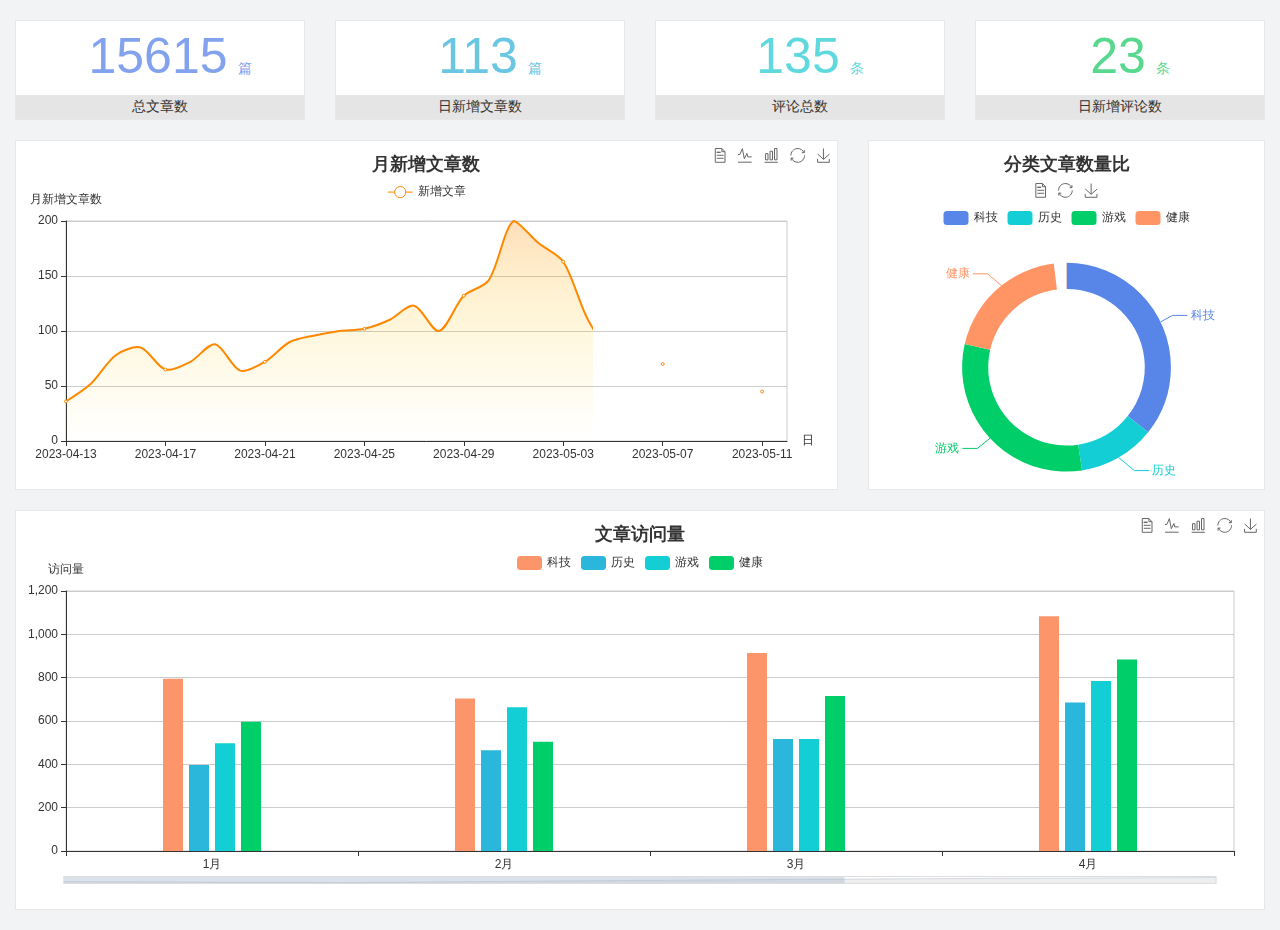
<file: web/home/dashboard.html>
<!DOCTYPE html>
<html lang="en">

<head>
  <meta charset="UTF-8">
  <meta name="viewport" content="width=device-width, initial-scale=1.0">
  <meta http-equiv="X-UA-Compatible" content="ie=edge">
  <title>图表统计</title>
  <link rel="stylesheet" href="../assets/lib/bootstrap.css" />
  <link rel="stylesheet" href="../assets/lib/main.css" />
  <script src="../assets/lib/jquery.js"></script>
  <script type="text/javascript" src="../assets/lib/echarts.min.js"></script>
</head>

<body>
  <div class="container-fluid">
    <div class="row spannel_list">
      <div class="col-sm-3 col-xs-6">
        <div class="spannel">
          <em>15615</em><span>篇</span>
          <b>总文章数</b>
        </div>
      </div>
      <div class="col-sm-3 col-xs-6">
        <div class="spannel scolor01">
          <em>113</em><span>篇</span>
          <b>日新增文章数</b>
        </div>
      </div>
      <div class="col-sm-3 col-xs-6">
        <div class="spannel scolor02">
          <em>135</em><span>条</span>
          <b>评论总数</b>
        </div>
      </div>
      <div class="col-sm-3 col-xs-6">
        <div class="spannel scolor03">
          <em>23</em><span>条</span>
          <b>日新增评论数</b>
        </div>
      </div>
    </div>
  </div>

  <div class="container-fluid">
    <div class="row curve-pie">
      <div class="col-lg-8 col-md-8">
        <div class="gragh_pannel" id="curve_show"></div>
      </div>
      <div class="col-lg-4 col-md-4">
        <div class="gragh_pannel" id="pie_show"></div>
      </div>
    </div>
  </div>

  <div class="container-fluid">
    <div class="column_pannel" id="column_show"></div>
  </div>

  <script>
    var oChart = echarts.init(document.getElementById('curve_show'));
    var aList_all = [
      { 'count': 36, 'date': '2023-04-13' },
      { 'count': 52, 'date': '2023-04-14' },
      { 'count': 78, 'date': '2023-04-15' },
      { 'count': 85, 'date': '2023-04-16' },
      { 'count': 65, 'date': '2023-04-17' },
      { 'count': 72, 'date': '2023-04-18' },
      { 'count': 88, 'date': '2023-04-19' },
      { 'count': 64, 'date': '2023-04-20' },
      { 'count': 72, 'date': '2023-04-21' },
      { 'count': 90, 'date': '2023-04-22' },
      { 'count': 96, 'date': '2023-04-23' },
      { 'count': 100, 'date': '2023-04-24' },
      { 'count': 102, 'date': '2023-04-25' },
      { 'count': 110, 'date': '2023-04-26' },
      { 'count': 123, 'date': '2023-04-27' },
      { 'count': 100, 'date': '2023-04-28' },
      { 'count': 132, 'date': '2023-04-29' },
      { 'count': 146, 'date': '2023-04-30' },
      { 'count': 200, 'date': '2023-05-01' },
      { 'count': 180, 'date': '2023-05-02' },
      { 'count': 163, 'date': '2023-05-03' },
      { 'count': 110, 'date': '2023-05-04' },
      { 'count': 80, 'date': '2023-05-05' },
      { 'count': 82, 'date': '2023-05-06' },
      { 'count': 70, 'date': '2023-05-07' },
      { 'count': 65, 'date': '2023-05-08' },
      { 'count': 54, 'date': '2023-05-09' },
      { 'count': 40, 'date': '2023-05-10' },
      { 'count': 45, 'date': '2023-05-11' },
      { 'count': 38, 'date': '2023-05-12' },
    ];

    let aCount = [];
    let aDate = [];

    for (var i = 0; i < aList_all.length; i++) {
      aCount.push(aList_all[i].count);
      aDate.push(aList_all[i].date);
    }

    var chartopt = {
      title: {
        text: '月新增文章数',
        left: 'center',
        top: '10'
      },
      tooltip: {
        trigger: 'axis'
      },
      legend: {
        data: ['新增文章'],
        top: '40'
      },
      toolbox: {
        show: true,
        feature: {
          mark: { show: true },
          dataView: { show: true, readOnly: false },
          magicType: { show: true, type: ['line', 'bar'] },
          restore: { show: true },
          saveAsImage: { show: true }
        }
      },
      calculable: true,
      xAxis: [
        {
          name: '日',
          type: 'category',
          boundaryGap: false,
          data: aDate
        }
      ],
      yAxis: [
        {
          name: '月新增文章数',
          type: 'value'
        }
      ],
      series: [
        {
          name: '新增文章',
          type: 'line',
          smooth: true,
          itemStyle: { normal: { areaStyle: { type: 'default' }, color: '#f80' }, lineStyle: { color: '#f80' } },
          data: aCount
        }],
      areaStyle: {
        normal: {
          color: new echarts.graphic.LinearGradient(0, 0, 0, 1, [{
            offset: 0,
            color: 'rgba(255,136,0,0.39)'
          }, {
            offset: .34,
            color: 'rgba(255,180,0,0.25)'
          }, {
            offset: 1,
            color: 'rgba(255,222,0,0.00)'
          }])

        }
      },
      grid: {
        show: true,
        x: 50,
        x2: 50,
        y: 80,
        height: 220
      }
    };

    oChart.setOption(chartopt);


    var oPie = echarts.init(document.getElementById('pie_show'));
    var oPieopt =
    {
      title: {
        top: 10,
        text: '分类文章数量比',
        x: 'center'
      },
      tooltip: {
        trigger: 'item',
        formatter: "{a} <br/>{b} : {c} ({d}%)"
      },
      color: ['#5885e8', '#13cfd5', '#00ce68', '#ff9565'],
      legend: {
        x: 'center',
        top: 65,
        data: ['科技', '历史', '游戏', '健康']
      },
      toolbox: {
        show: true,
        x: 'center',
        top: 35,
        feature: {
          mark: { show: true },
          dataView: { show: true, readOnly: false },
          magicType: {
            show: true,
            type: ['pie', 'funnel'],
            option: {
              funnel: {
                x: '25%',
                width: '50%',
                funnelAlign: 'left',
                max: 1548
              }
            }
          },
          restore: { show: true },
          saveAsImage: { show: true }
        }
      },
      calculable: true,
      series: [
        {
          name: '访问来源',
          type: 'pie',
          radius: ['45%', '60%'],
          center: ['50%', '65%'],
          data: [
            { value: 300, name: '科技' },
            { value: 100, name: '历史' },
            { value: 260, name: '游戏' },
            { value: 180, name: '健康' }
          ]
        }
      ]
    };
    oPie.setOption(oPieopt);



    var oColumn = this.echarts.init(document.getElementById('column_show'));
    var oColumnopt =
    {
      title: {
        text: '文章访问量',
        left: 'center',
        top: '10'
      },
      tooltip: {
        trigger: 'axis'
      },
      legend: {
        data: ['科技', '历史', '游戏', '健康'],
        top: '40'
      },
      toolbox: {
        show: true,
        feature: {
          mark: { show: true },
          dataView: { show: true, readOnly: false },
          magicType: { show: true, type: ['line', 'bar'] },
          restore: { show: true },
          saveAsImage: { show: true }
        }
      },
      calculable: true,
      xAxis: [
        {
          type: 'category',
          data: ['1月', '2月', '3月', '4月', '5月']
        }
      ],
      yAxis: [
        {
          name: '访问量',
          type: 'value'
        }
      ],
      series: [
        {
          name: '科技',
          type: 'bar',
          barWidth: 20,
          itemStyle: {
            normal: { areaStyle: { type: 'default' }, color: '#fd956a' }
          },
          data: [800, 708, 920, 1090, 1200]
        },
        {
          name: '历史',
          type: 'bar',
          barWidth: 20,
          itemStyle: {
            normal: { areaStyle: { type: 'default' }, color: '#2bb6db' }
          },
          data: [400, 468, 520, 690, 800]
        },
        {
          name: '游戏',
          type: 'bar',
          barWidth: 20,
          itemStyle: {
            normal: { areaStyle: { type: 'default' }, color: '#13cfd5' }
          },
          data: [500, 668, 520, 790, 900]
        },
        {
          name: '健康',
          type: 'bar',
          barWidth: 20,
          itemStyle: {
            normal: { areaStyle: { type: 'default' }, color: '#00ce68' }
          },
          data: [600, 508, 720, 890, 1000]
        }
      ],
      grid: {
        show: true,
        x: 50,
        x2: 30,
        y: 80,
        height: 260
      },
      dataZoom: [//给x轴设置滚动条
        {
          start: 0,//默认为0
          end: 100 - 1000 / 31,//默认为100
          type: 'slider',
          show: true,
          xAxisIndex: [0],
          handleSize: 0,//滑动条的 左右2个滑动条的大小
          height: 8,//组件高度
          left: 45, //左边的距离
          right: 50,//右边的距离
          bottom: 26,//右边的距离
          handleColor: '#ddd',//h滑动图标的颜色
          handleStyle: {
            borderColor: "#cacaca",
            borderWidth: "1",
            shadowBlur: 2,
            background: "#ddd",
            shadowColor: "#ddd",
          }
        }]
    };
    oColumn.setOption(oColumnopt);
  </script>
</body>

</html>
</file>
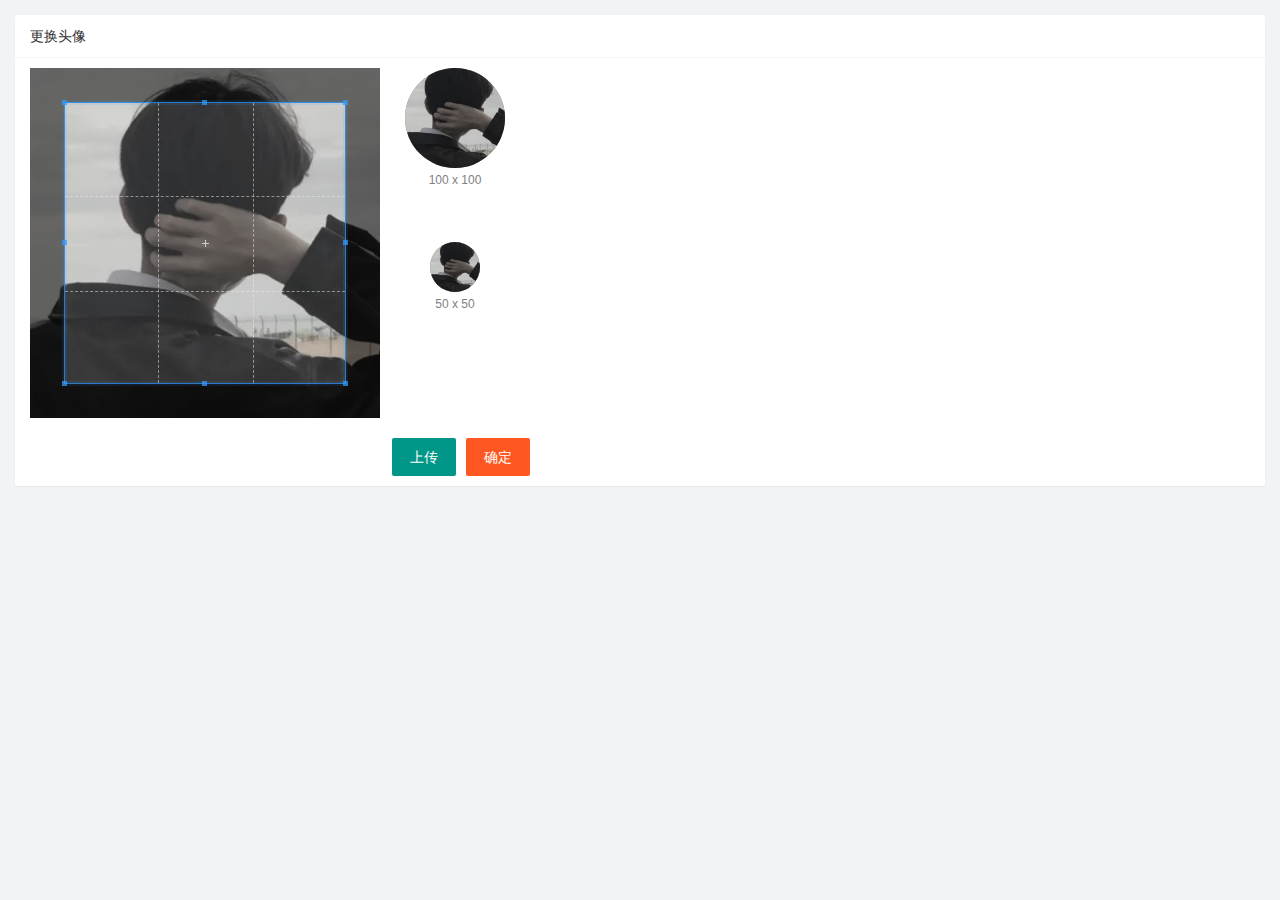
<file: web/user/user_avatar.html>
<!DOCTYPE html>
<html lang="en">

<head>
    <meta charset="UTF-8">
    <meta http-equiv="X-UA-Compatible" content="IE=edge">
    <meta name="viewport" content="width=device-width, initial-scale=1.0">
    <title>Document</title>
    <link rel="stylesheet" href="../assets/lib/layui/css/layui.css">
    <link rel="stylesheet" href="../assets/lib/cropper/cropper.css">
    <link rel="stylesheet" href="../assets/css/user/user_avatar.css">
</head>

<body>
    <div class="layui-card">
        <div class="layui-card-header">更换头像</div>
        <div class="layui-card-body">
            <!-- 第一行的图片裁剪和预览区域 -->
            <div class="row1">
                <!-- 图片裁剪区域 -->
                <div class="cropper-box">
                    <!-- 这个 img 标签很重要，将来会把它初始化为裁剪区域 -->
                    <img id="image" src="../assets/images/sample.jpg" />
                </div>
                <!-- 图片的预览区域 -->
                <div class="preview-box">
                    <div>
                        <!-- 宽高为 100px 的预览区域 -->
                        <div class="img-preview w100"></div>
                        <p class="size">100 x 100</p>
                    </div>
                    <div>
                        <!-- 宽高为 50px 的预览区域 -->
                        <div class="img-preview w50"></div>
                        <p class="size">50 x 50</p>
                    </div>
                </div>
            </div>

            <!-- 第二行的按钮区域 -->
            <div class="row2">
                <!-- 通过 accept属性，可以指定，允许用户选择什么类型的文件 -->
                <input type="file" id="file" accept="image/png,image/jpeg" />
                <button type="button" class="layui-btn" id="btnChooseImage">上传</button>
                <button type="button" class="layui-btn layui-btn-danger" id='btnUpload'>确定</button>
            </div>
        </div>
    </div>
    <script src="../assets/lib/layui/layui.all.js"></script>
    <script src="../assets/lib/jquery.js"></script>
    <script src="../assets/lib/cropper/Cropper.js"></script>
    <script src="../assets/lib/cropper/jquery-cropper.js"></script>
    <script src="../assets/js/ajaxPre.js"></script>
    <script src="../assets/js/user/user_avatar.js"></script>
</body>

</html>
</file>
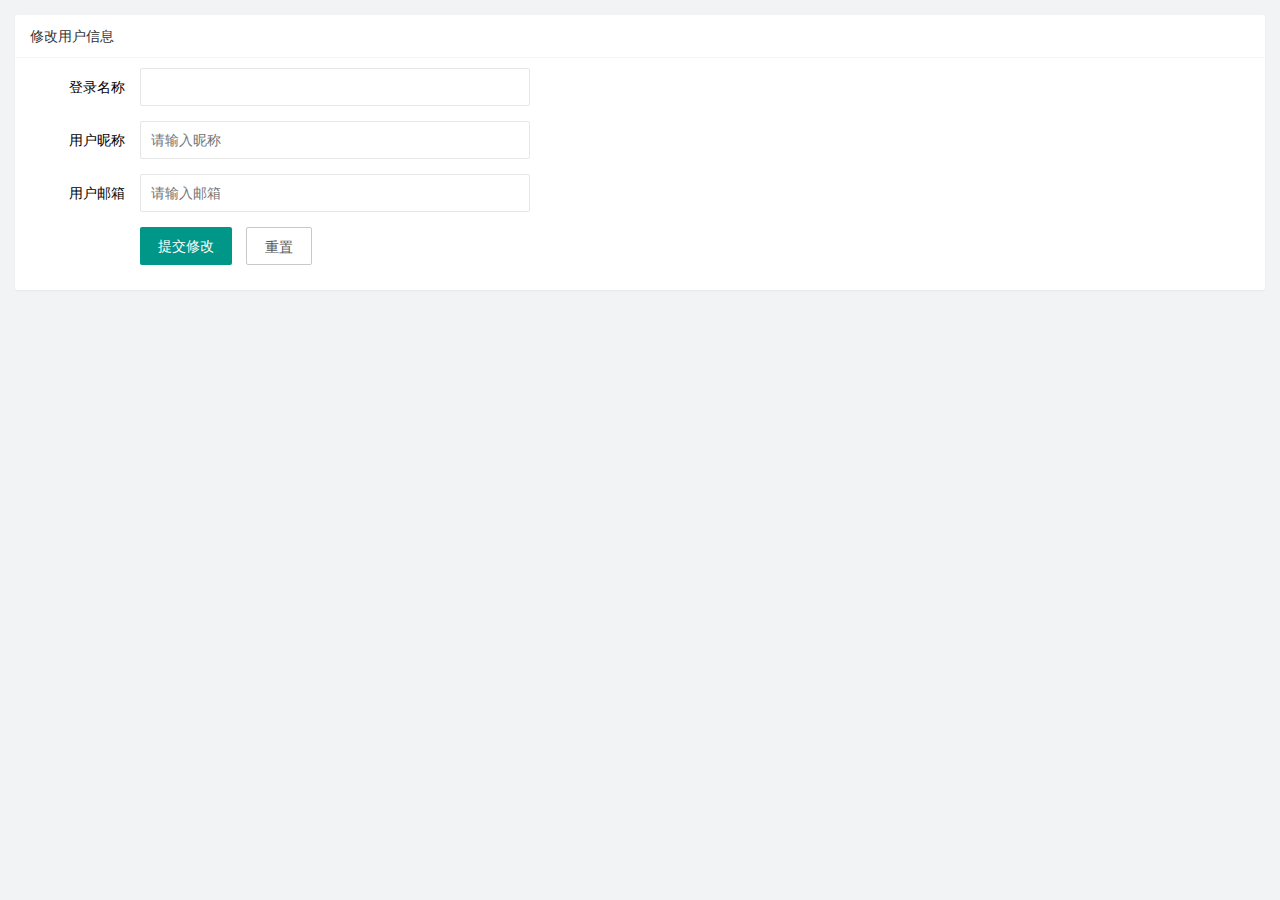
<file: web/user/user_info.html>
<!DOCTYPE html>
<html lang="en">

<head>
    <meta charset="UTF-8">
    <meta http-equiv="X-UA-Compatible" content="IE=edge">
    <meta name="viewport" content="width=device-width, initial-scale=1.0">
    <title>Document</title>
    <link rel="stylesheet" href="../assets/lib/layui/css/layui.css">
    <link rel="stylesheet" href="../assets/css/user/user_info.css">
</head>

<body>
    <div class="layui-card">
        <div class="layui-card-header">
            修改用户信息
        </div>
        <div class="layui-card-body">
            <!-- form表单 -->
            <form class="layui-form" lay-filter="formUserInfo">
                <input type="hidden" name="id">
                <div class="layui-form-item">
                    <label class="layui-form-label">登录名称</label>
                    <div class="layui-input-block">
                        <input type="text" name="username" autocomplete="off" class="layui-input" readonly>
                    </div>
                </div>
                <div class="layui-form-item">
                    <label class="layui-form-label">用户昵称</label>
                    <div class="layui-input-block">
                        <input type="text" name="nickname" required lay-verify="required|nickname" placeholder="请输入昵称" autocomplete="off" class="layui-input">
                    </div>
                </div>
                <div class="layui-form-item">
                    <label class="layui-form-label">用户邮箱</label>
                    <div class="layui-input-block">
                        <input type="text" name="email" required lay-verify="required|email" placeholder="请输入邮箱" autocomplete="off" class="layui-input">
                    </div>
                </div>
                <div class="layui-form-item">
                    <div class="layui-input-block">
                        <button class="layui-btn" lay-submit lay-filter="formDemo">提交修改</button>
                        <button type="reset" class="layui-btn layui-btn-primary" id="btnReset">重置</button>
                    </div>
                </div>
            </form>
        </div>
    </div>

    <script src="../assets/lib/layui/layui.all.js"></script>
    <script src="../assets/lib/jquery.js"></script>
    <script src="../assets/js/ajaxPre.js"></script>
    <script src="../assets/js/user/user_info.js"></script>
</body>

</html>
</file>
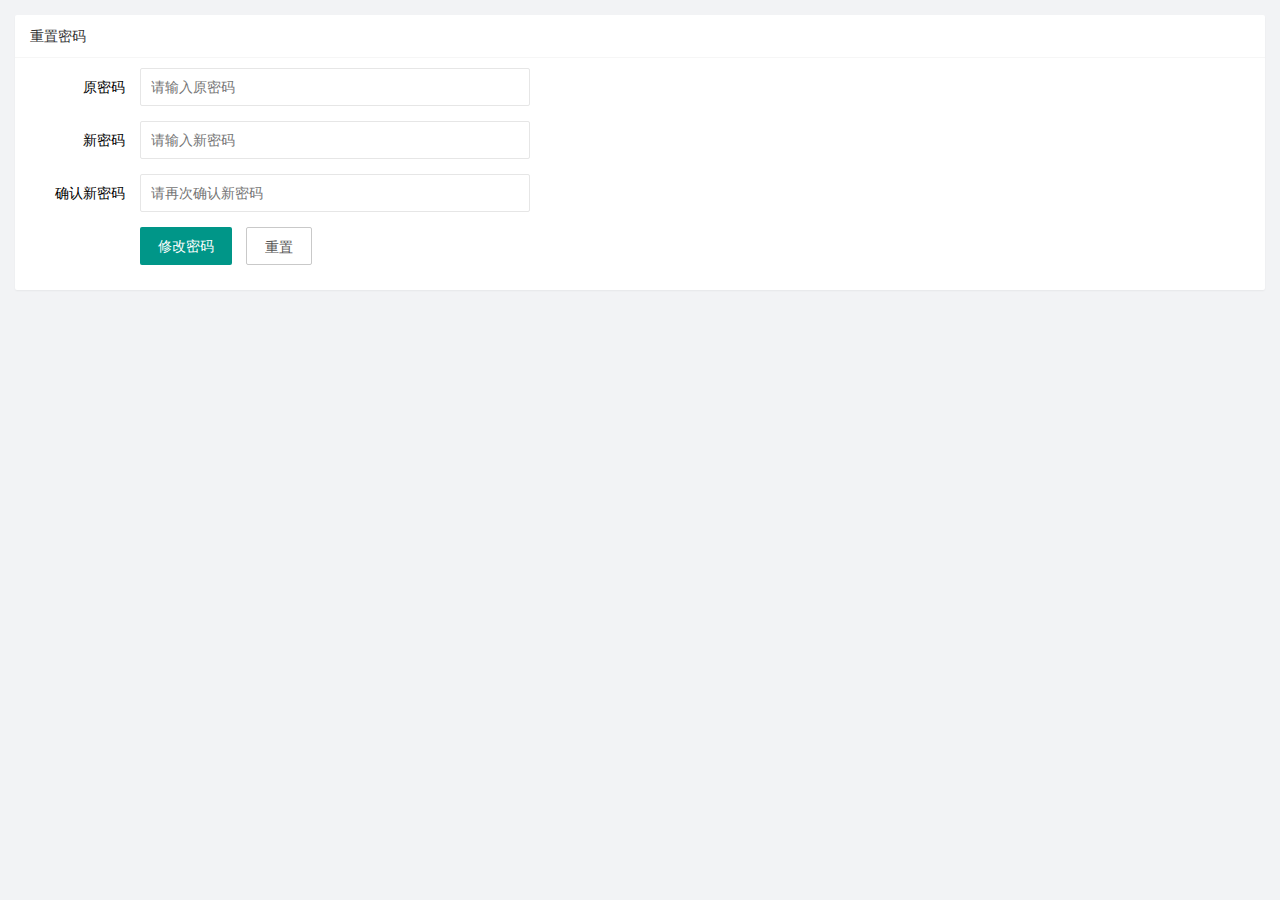
<file: web/user/user_pwd.html>
<!DOCTYPE html>
<html lang="en">

<head>
    <meta charset="UTF-8">
    <meta http-equiv="X-UA-Compatible" content="IE=edge">
    <meta name="viewport" content="width=device-width, initial-scale=1.0">
    <title>Document</title>
    <link rel="stylesheet" href="../assets/lib/layui/css/layui.css">
    <link rel="stylesheet" href="../assets/css/user/user_pwd.css">
</head>

<body>
    <div class="layui-card">
        <div class="layui-card-header">
            重置密码
        </div>
        <div class="layui-card-body">
            <!-- form表单 -->
            <form class="layui-form" lay-filter="formUserPwd">
                <div class="layui-form-item">
                    <label class="layui-form-label">原密码</label>
                    <div class="layui-input-block">
                        <input type="password" name="oldPwd" required lay-verify="required|pwd" placeholder="请输入原密码" autocomplete="off" class="layui-input">
                    </div>
                </div>
                <div class="layui-form-item">
                    <label class="layui-form-label">新密码</label>
                    <div class="layui-input-block">
                        <input type="password" name="newPwd" required lay-verify="required|pwd|newpwd" placeholder="请输入新密码" autocomplete="off" class="layui-input">
                    </div>
                </div>
                <div class="layui-form-item">
                    <label class="layui-form-label">确认新密码</label>
                    <div class="layui-input-block">
                        <input type="password" name="rePwd" required lay-verify="required|pwd|repwd" placeholder="请再次确认新密码" autocomplete="off" class="layui-input">
                    </div>
                </div>
                <div class="layui-form-item">
                    <div class="layui-input-block">
                        <button class="layui-btn" lay-submit lay-filter="formDemo">修改密码</button>
                        <button type="reset" class="layui-btn layui-btn-primary" id="btnReset">重置</button>
                    </div>
                </div>
            </form>
        </div>
    </div>

    <script src="../assets/lib/layui/layui.all.js"></script>
    <script src="../assets/lib/jquery.js"></script>
    <script src="../assets/js/ajaxPre.js"></script>
    <script src="../assets/js/user/user_pwd.js"></script>
</body>

</html>
</file>
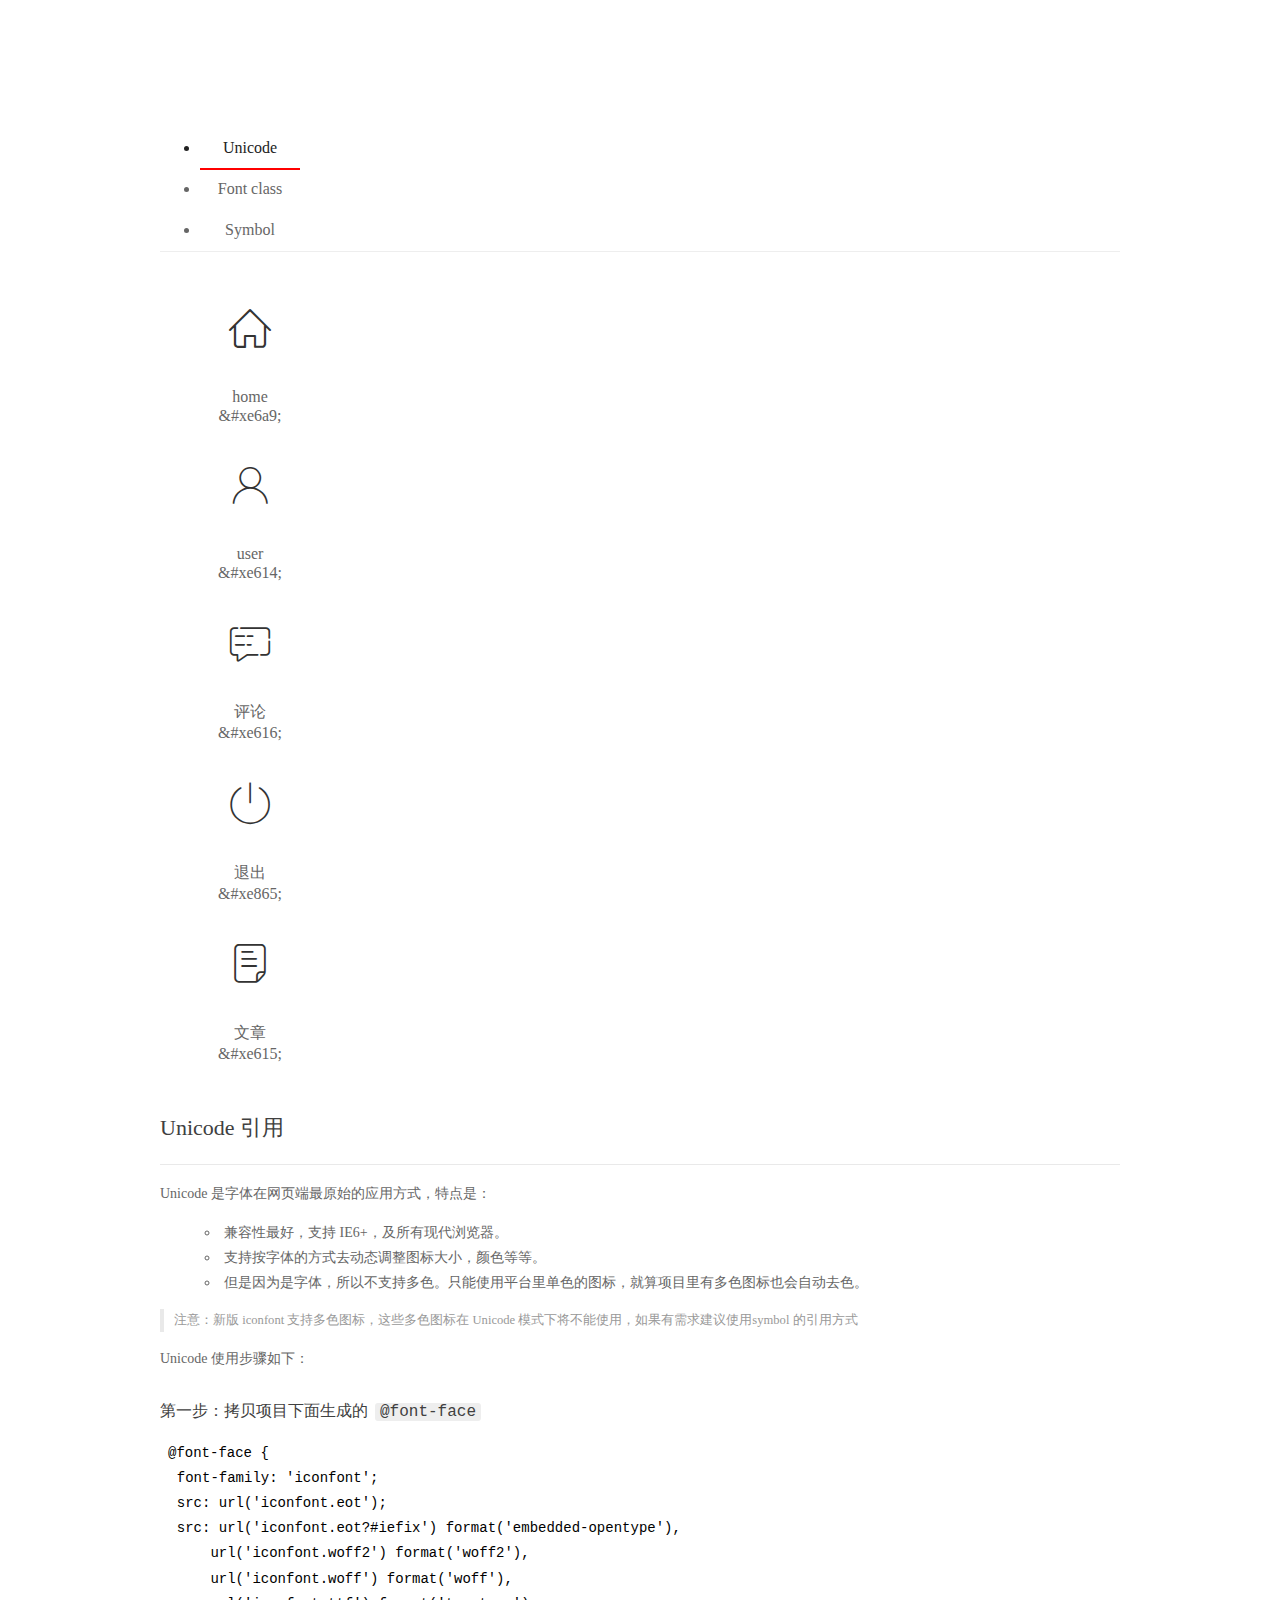
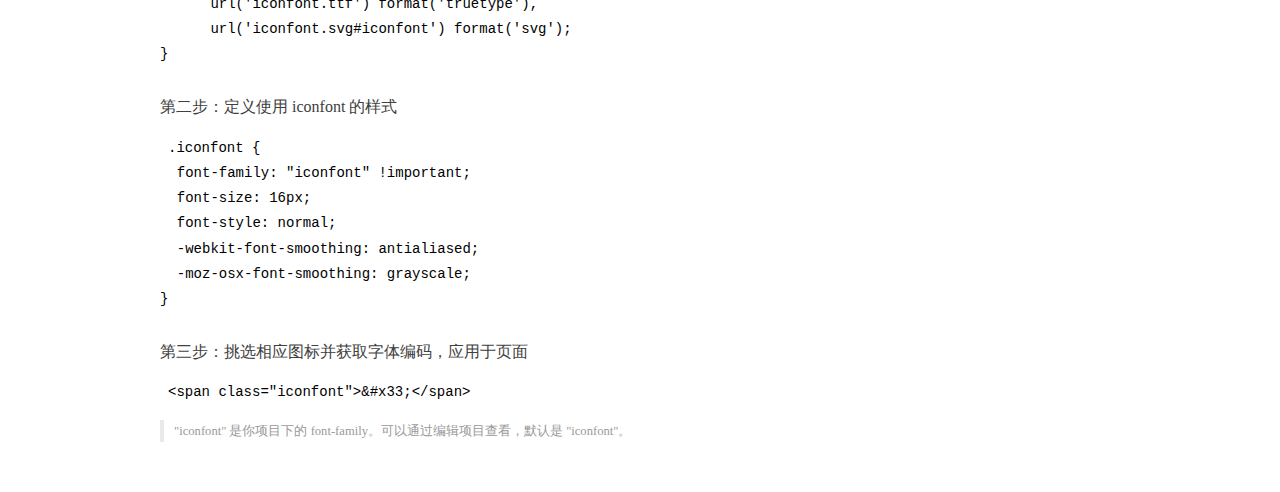
<file: web/assets/fonts/demo_index.html>
<!DOCTYPE html>
<html>
<head>
  <meta charset="utf-8"/>
  <title>IconFont Demo</title>
  <link rel="shortcut icon" href="https://gtms04.alicdn.com/tps/i4/TB1_oz6GVXXXXaFXpXXJDFnIXXX-64-64.ico" type="image/x-icon"/>
  <link rel="stylesheet" href="https://g.alicdn.com/thx/cube/1.3.2/cube.min.css">
  <link rel="stylesheet" href="demo.css">
  <link rel="stylesheet" href="iconfont.css">
  <script src="iconfont.js"></script>
  <!-- jQuery -->
  <script src="https://a1.alicdn.com/oss/uploads/2018/12/26/7bfddb60-08e8-11e9-9b04-53e73bb6408b.js"></script>
  <!-- 代码高亮 -->
  <script src="https://a1.alicdn.com/oss/uploads/2018/12/26/a3f714d0-08e6-11e9-8a15-ebf944d7534c.js"></script>
</head>
<body>
  <div class="main">
    <h1 class="logo"><a href="https://www.iconfont.cn/" title="iconfont 首页" target="_blank">&#xe86b;</a></h1>
    <div class="nav-tabs">
      <ul id="tabs" class="dib-box">
        <li class="dib active"><span>Unicode</span></li>
        <li class="dib"><span>Font class</span></li>
        <li class="dib"><span>Symbol</span></li>
      </ul>
      
    </div>
    <div class="tab-container">
      <div class="content unicode" style="display: block;">
          <ul class="icon_lists dib-box">
          
            <li class="dib">
              <span class="icon iconfont">&#xe6a9;</span>
                <div class="name">home</div>
                <div class="code-name">&amp;#xe6a9;</div>
              </li>
          
            <li class="dib">
              <span class="icon iconfont">&#xe614;</span>
                <div class="name">user</div>
                <div class="code-name">&amp;#xe614;</div>
              </li>
          
            <li class="dib">
              <span class="icon iconfont">&#xe616;</span>
                <div class="name">评论</div>
                <div class="code-name">&amp;#xe616;</div>
              </li>
          
            <li class="dib">
              <span class="icon iconfont">&#xe865;</span>
                <div class="name">退出</div>
                <div class="code-name">&amp;#xe865;</div>
              </li>
          
            <li class="dib">
              <span class="icon iconfont">&#xe615;</span>
                <div class="name">文章</div>
                <div class="code-name">&amp;#xe615;</div>
              </li>
          
          </ul>
          <div class="article markdown">
          <h2 id="unicode-">Unicode 引用</h2>
          <hr>

          <p>Unicode 是字体在网页端最原始的应用方式，特点是：</p>
          <ul>
            <li>兼容性最好，支持 IE6+，及所有现代浏览器。</li>
            <li>支持按字体的方式去动态调整图标大小，颜色等等。</li>
            <li>但是因为是字体，所以不支持多色。只能使用平台里单色的图标，就算项目里有多色图标也会自动去色。</li>
          </ul>
          <blockquote>
            <p>注意：新版 iconfont 支持多色图标，这些多色图标在 Unicode 模式下将不能使用，如果有需求建议使用symbol 的引用方式</p>
          </blockquote>
          <p>Unicode 使用步骤如下：</p>
          <h3 id="-font-face">第一步：拷贝项目下面生成的 <code>@font-face</code></h3>
<pre><code class="language-css"
>@font-face {
  font-family: 'iconfont';
  src: url('iconfont.eot');
  src: url('iconfont.eot?#iefix') format('embedded-opentype'),
      url('iconfont.woff2') format('woff2'),
      url('iconfont.woff') format('woff'),
      url('iconfont.ttf') format('truetype'),
      url('iconfont.svg#iconfont') format('svg');
}
</code></pre>
          <h3 id="-iconfont-">第二步：定义使用 iconfont 的样式</h3>
<pre><code class="language-css"
>.iconfont {
  font-family: "iconfont" !important;
  font-size: 16px;
  font-style: normal;
  -webkit-font-smoothing: antialiased;
  -moz-osx-font-smoothing: grayscale;
}
</code></pre>
          <h3 id="-">第三步：挑选相应图标并获取字体编码，应用于页面</h3>
<pre>
<code class="language-html"
>&lt;span class="iconfont"&gt;&amp;#x33;&lt;/span&gt;
</code></pre>
          <blockquote>
            <p>"iconfont" 是你项目下的 font-family。可以通过编辑项目查看，默认是 "iconfont"。</p>
          </blockquote>
          </div>
      </div>
      <div class="content font-class">
        <ul class="icon_lists dib-box">
          
          <li class="dib">
            <span class="icon iconfont icon-home"></span>
            <div class="name">
              home
            </div>
            <div class="code-name">.icon-home
            </div>
          </li>
          
          <li class="dib">
            <span class="icon iconfont icon-user"></span>
            <div class="name">
              user
            </div>
            <div class="code-name">.icon-user
            </div>
          </li>
          
          <li class="dib">
            <span class="icon iconfont icon-pinglun"></span>
            <div class="name">
              评论
            </div>
            <div class="code-name">.icon-pinglun
            </div>
          </li>
          
          <li class="dib">
            <span class="icon iconfont icon-tuichu"></span>
            <div class="name">
              退出
            </div>
            <div class="code-name">.icon-tuichu
            </div>
          </li>
          
          <li class="dib">
            <span class="icon iconfont icon-16"></span>
            <div class="name">
              文章
            </div>
            <div class="code-name">.icon-16
            </div>
          </li>
          
        </ul>
        <div class="article markdown">
        <h2 id="font-class-">font-class 引用</h2>
        <hr>

        <p>font-class 是 Unicode 使用方式的一种变种，主要是解决 Unicode 书写不直观，语意不明确的问题。</p>
        <p>与 Unicode 使用方式相比，具有如下特点：</p>
        <ul>
          <li>兼容性良好，支持 IE8+，及所有现代浏览器。</li>
          <li>相比于 Unicode 语意明确，书写更直观。可以很容易分辨这个 icon 是什么。</li>
          <li>因为使用 class 来定义图标，所以当要替换图标时，只需要修改 class 里面的 Unicode 引用。</li>
          <li>不过因为本质上还是使用的字体，所以多色图标还是不支持的。</li>
        </ul>
        <p>使用步骤如下：</p>
        <h3 id="-fontclass-">第一步：引入项目下面生成的 fontclass 代码：</h3>
<pre><code class="language-html">&lt;link rel="stylesheet" href="./iconfont.css"&gt;
</code></pre>
        <h3 id="-">第二步：挑选相应图标并获取类名，应用于页面：</h3>
<pre><code class="language-html">&lt;span class="iconfont icon-xxx"&gt;&lt;/span&gt;
</code></pre>
        <blockquote>
          <p>"
            iconfont" 是你项目下的 font-family。可以通过编辑项目查看，默认是 "iconfont"。</p>
        </blockquote>
      </div>
      </div>
      <div class="content symbol">
          <ul class="icon_lists dib-box">
          
            <li class="dib">
                <svg class="icon svg-icon" aria-hidden="true">
                  <use xlink:href="#icon-home"></use>
                </svg>
                <div class="name">home</div>
                <div class="code-name">#icon-home</div>
            </li>
          
            <li class="dib">
                <svg class="icon svg-icon" aria-hidden="true">
                  <use xlink:href="#icon-user"></use>
                </svg>
                <div class="name">user</div>
                <div class="code-name">#icon-user</div>
            </li>
          
            <li class="dib">
                <svg class="icon svg-icon" aria-hidden="true">
                  <use xlink:href="#icon-pinglun"></use>
                </svg>
                <div class="name">评论</div>
                <div class="code-name">#icon-pinglun</div>
            </li>
          
            <li class="dib">
                <svg class="icon svg-icon" aria-hidden="true">
                  <use xlink:href="#icon-tuichu"></use>
                </svg>
                <div class="name">退出</div>
                <div class="code-name">#icon-tuichu</div>
            </li>
          
            <li class="dib">
                <svg class="icon svg-icon" aria-hidden="true">
                  <use xlink:href="#icon-16"></use>
                </svg>
                <div class="name">文章</div>
                <div class="code-name">#icon-16</div>
            </li>
          
          </ul>
          <div class="article markdown">
          <h2 id="symbol-">Symbol 引用</h2>
          <hr>

          <p>这是一种全新的使用方式，应该说这才是未来的主流，也是平台目前推荐的用法。相关介绍可以参考这篇<a href="">文章</a>
            这种用法其实是做了一个 SVG 的集合，与另外两种相比具有如下特点：</p>
          <ul>
            <li>支持多色图标了，不再受单色限制。</li>
            <li>通过一些技巧，支持像字体那样，通过 <code>font-size</code>, <code>color</code> 来调整样式。</li>
            <li>兼容性较差，支持 IE9+，及现代浏览器。</li>
            <li>浏览器渲染 SVG 的性能一般，还不如 png。</li>
          </ul>
          <p>使用步骤如下：</p>
          <h3 id="-symbol-">第一步：引入项目下面生成的 symbol 代码：</h3>
<pre><code class="language-html">&lt;script src="./iconfont.js"&gt;&lt;/script&gt;
</code></pre>
          <h3 id="-css-">第二步：加入通用 CSS 代码（引入一次就行）：</h3>
<pre><code class="language-html">&lt;style&gt;
.icon {
  width: 1em;
  height: 1em;
  vertical-align: -0.15em;
  fill: currentColor;
  overflow: hidden;
}
&lt;/style&gt;
</code></pre>
          <h3 id="-">第三步：挑选相应图标并获取类名，应用于页面：</h3>
<pre><code class="language-html">&lt;svg class="icon" aria-hidden="true"&gt;
  &lt;use xlink:href="#icon-xxx"&gt;&lt;/use&gt;
&lt;/svg&gt;
</code></pre>
          </div>
      </div>

    </div>
  </div>
  <script>
  $(document).ready(function () {
      $('.tab-container .content:first').show()

      $('#tabs li').click(function (e) {
        var tabContent = $('.tab-container .content')
        var index = $(this).index()

        if ($(this).hasClass('active')) {
          return
        } else {
          $('#tabs li').removeClass('active')
          $(this).addClass('active')

          tabContent.hide().eq(index).fadeIn()
        }
      })
    })
  </script>
</body>
</html>
</file>
<file: web/assets/lib/main.css>
body{
    font-family:'MicroSoft YaHei';
    background-color: #f2f3f5;
}
.main_wrap{
    position:fixed;
    width:100%;
    height:100%;
    left:0px;
    top:0px;
    background:url('../images/login_bg.jpg'); 
    background-size:100% 100%; 
  }
.header{
    width:1200px;
    overflow: hidden;
    margin:20px auto 0;
}
.heade .logo{
    float: left;
}
.header .copyright{
    float:right;
    font-size:12px;
    color:#fff;
    text-align:right;
    line-height:20px;
    margin-top:10px;
}
.login_form_con{
    position:absolute;
    left:50%;
    top:50%;
    margin-left:-200px;
    margin-top:-155px;
    width:400px;
    height:310px;
    background-color: #edeff0;
}

.login_form{
    position: relative;
}

.login_form .icon-user{
    position:absolute;
    font-size:16px;
    color:#999;
    left:46px;
    top:12px;
}
.login_form .icon-key{
    position:absolute;
    font-size:18px;
    color:#999;
    left:46px;
    top:78px;
}
.login_title{
    height:60px;
    background:url('../images/login_title.png') center center no-repeat #fff;
}
.input_txt,.input_pass,.input_sub{
    display:block;
    width:334px;
    height:37px;
    padding:0px;
    text-indent:40px;
    border:1px solid #ddd;
    margin:27px auto 0;
    outline:none;
}
.input_sub{
    margin-top:40px;
    height:42px;
    background-color: #19b9e7;
    text-indent:0px;
    font-size:18px;
    color:#fff;
    cursor: pointer;
}
.input_sub:hover{
    background-color: #08a0cc;
}

.sider{
    position:fixed;
    left:0;
    top:0;
    bottom:0;
    width:210px;
    background-color: #323745;
}
.sider .logo{
    display:block;
    height:56px;
    background-color: #242732;
    overflow: hidden;
}
.sider .logo img{
    display:block;
    margin:6px auto 0;
}
.user_info{
    height:79px;
    border-bottom:1px solid #5a5e6b;
}

.user_info img{
    float: left;
    width:40px;
    height:40px;
    border-radius:20px;
    margin:19px 0 0 30px;
}
.user_info span{
    float: left;
    width:120px;
    font-size:12px;
    color:#fff;
    margin:23px 0 0 20px;
}
.user_info b{
    float: left;
    width: 120px;
    font-weight:normal;
    font-size:12px;
    color:#adafb5;
    margin:2px 0 0 20px;
}

.menu .level01{
    height:50px;
    line-height:50px;
}
.menu .level01 a{
    display:block;
    height:50px;
    font-size:12px;
    color:#adafb5;
    overflow: hidden;
}
.menu .level01.active a{
    background-color: #1378f0;
    color:#fff;
}
.menu .level01.active i{
    color:#fff;
}

.menu .level01 a:hover{
    background-color: #1378f0;
    color:#fff;
}
.menu .level01 a:hover i{
    color:#fff;
}
.menu .level01 i{
    color:#61646f;
    font-size:22px;
    float: left;
    margin-left:26px;
}
.menu .level01 span{
    float: left;
    margin-left:10px;
}
.menu .level01 b{
    float: right;
    margin-right:20px;
    font-weight:normal;
    transform:rotate(90deg);
    transition:all 500ms ease;
}

.menu .level01 .rotate0{
    transform:rotate(0deg);
}

.menu .level02{
    background: #242732;
    display:none;
}


.menu .level02 li{
    height:40px;
    line-height:40px;
}
.menu .level02 li a{
    display:block;
    height:40px;
    font-size:12px;
    color:#adafb5;
    overflow: hidden;
}

.menu .level02 li a:hover{
    background-color: #1378f0;
    color:#fff;
}

.menu .level02 li i{
    font-size:12px;
    float: left;
    margin-left:60px;
}
.menu .level02 li span{
    font-size:12px;
    float: left;
    margin-left:5px;
}

.menu .level02 .active a{
    color:#ffae00;
}

.header_bar{
    position:fixed;
    left:210px;
    right:0;
    top:0;
    height:56px;
    background-color: #fff;
}

.main{
    position:fixed;
    left:210px;
    top:56px;
    right:0;
    bottom:0;
    background-color: #f2f3f5;
}

.search_form{
    width:218px;
    height:33px;
    border:1px solid #ddd;
    background-color: #f2f3f5;
    border-radius:16px;
    float: left;
    margin:12px 0 0 27px;
}

.search_form input{
    padding:0px;
    margin:0px;
    border:0px;
    float: left;
    background-color: #f2f3f5;
    font-size:12px;
    width:175px;
    height:31px;
    margin-left:12px;
    outline:none;
   
}

.search_form .icon-search{
    line-height:33px;
    cursor: pointer;
    font-size:18px;
    color:#abaebb;
}
.user_center_link{
    float:right;

}
.user_center_link a{
    line-height:56px;
    font-size:12px;
    color:#999;
    margin-right:15px;
}
.user_center_link a:hover{
    color:#ffae00
}

.user_center_link img{
    width:42px;
    height:42px;
    border-radius:32px;
    margin-right:10px;
}

.spannel_list{
    margin-top:20px;
}

.spannel{
	height:100px;
	overflow:hidden;
	text-align:center;
    position:relative;
    background-color: #fff;
    border:1px solid #e7e7e9;
    margin-bottom:20px;
}

.spannel em{
    font-style:normal;
	font-size:50px;
	line-height:50px;
	display:inline-block;
	margin:10px 0 0 20px;
	font-family:'Arial';
	color:#83a2ed;
}

.spannel span{
	font-size:14px;
	display:inline-block;
	color:#83a2ed;
	margin-left:10px;
}

.spannel b{
	position:absolute;
	left:0;
	bottom:0;
	width:100%;
	line-height:24px;
	background:#e5e5e5;
	color:#333;
	font-size:14px;
	font-weight:normal;
}

.scolor01 em,.scolor01 span{
	color:#6ac6e2;
}

.scolor02 em,.scolor02 span{
	color:#5fd9de;
}

.scolor03 em,.scolor03 span{
	color:#58d88e;
}


.gragh_pannel{
    height:350px;
    border:1px solid #e7e7e9;
    background-color: #fff!important; 
    margin-bottom:20px;  
}

.column_pannel{
    margin-bottom:20px;
    height:400px;
    border:1px solid #e7e7e9;
    background-color: #fff!important;   
}

.common_title{
    line-height:42px;
    background-color: #fbfbfb;
    border:1px solid #e7e7e9;
    margin-top:20px;
    text-indent: 15px;
    font-size:14px;
    color:#333;
}

.common_con{
    border:1px solid #e7e7e9;
    border-top:0px;
    background-color: #fff;
    padding-bottom:20px;
    margin-bottom:20px;
}
.opt_btns{
    margin-top:20px;
}

.mp20{
    margin-top:20px;
}

.pagination{   
   margin:0;
}

.article_form{
    margin-top:20px;
}

.form-group{
    margin-bottom:25px;
}

.form-group label{
    font-weight:normal;
    color:#666;
}

.icon-icondate{
    line-height:16px;
}

.user_pic{
    width:100px;
    height:100px;
    margin-bottom:10px;
}

.article_cover{
    width:200px;
    height:200px;
    margin-bottom:10px;
}
</file>
<file: web/assets/lib/layui/css/layui.css>
/** layui-v2.5.5 MIT License By https://www.layui.com */
 .layui-inline,img{display:inline-block;vertical-align:middle}h1,h2,h3,h4,h5,h6{font-weight:400}.layui-edge,.layui-header,.layui-inline,.layui-main{position:relative}.layui-body,.layui-edge,.layui-elip{overflow:hidden}.layui-btn,.layui-edge,.layui-inline,img{vertical-align:middle}.layui-btn,.layui-disabled,.layui-icon,.layui-unselect{-moz-user-select:none;-webkit-user-select:none;-ms-user-select:none}.layui-elip,.layui-form-checkbox span,.layui-form-pane .layui-form-label{text-overflow:ellipsis;white-space:nowrap}.layui-breadcrumb,.layui-tree-btnGroup{visibility:hidden}blockquote,body,button,dd,div,dl,dt,form,h1,h2,h3,h4,h5,h6,input,li,ol,p,pre,td,textarea,th,ul{margin:0;padding:0;-webkit-tap-highlight-color:rgba(0,0,0,0)}a:active,a:hover{outline:0}img{border:none}li{list-style:none}table{border-collapse:collapse;border-spacing:0}h4,h5,h6{font-size:100%}button,input,optgroup,option,select,textarea{font-family:inherit;font-size:inherit;font-style:inherit;font-weight:inherit;outline:0}pre{white-space:pre-wrap;white-space:-moz-pre-wrap;white-space:-pre-wrap;white-space:-o-pre-wrap;word-wrap:break-word}body{line-height:24px;font:14px Helvetica Neue,Helvetica,PingFang SC,Tahoma,Arial,sans-serif}hr{height:1px;margin:10px 0;border:0;clear:both}a{color:#333;text-decoration:none}a:hover{color:#777}a cite{font-style:normal;*cursor:pointer}.layui-border-box,.layui-border-box *{box-sizing:border-box}.layui-box,.layui-box *{box-sizing:content-box}.layui-clear{clear:both;*zoom:1}.layui-clear:after{content:'\20';clear:both;*zoom:1;display:block;height:0}.layui-inline{*display:inline;*zoom:1}.layui-edge{display:inline-block;width:0;height:0;border-width:6px;border-style:dashed;border-color:transparent}.layui-edge-top{top:-4px;border-bottom-color:#999;border-bottom-style:solid}.layui-edge-right{border-left-color:#999;border-left-style:solid}.layui-edge-bottom{top:2px;border-top-color:#999;border-top-style:solid}.layui-edge-left{border-right-color:#999;border-right-style:solid}.layui-disabled,.layui-disabled:hover{color:#d2d2d2!important;cursor:not-allowed!important}.layui-circle{border-radius:100%}.layui-show{display:block!important}.layui-hide{display:none!important}@font-face{font-family:layui-icon;src:url(../font/iconfont.eot?v=250);src:url(../font/iconfont.eot?v=250#iefix) format('embedded-opentype'),url(../font/iconfont.woff2?v=250) format('woff2'),url(../font/iconfont.woff?v=250) format('woff'),url(../font/iconfont.ttf?v=250) format('truetype'),url(../font/iconfont.svg?v=250#layui-icon) format('svg')}.layui-icon{font-family:layui-icon!important;font-size:16px;font-style:normal;-webkit-font-smoothing:antialiased;-moz-osx-font-smoothing:grayscale}.layui-icon-reply-fill:before{content:"\e611"}.layui-icon-set-fill:before{content:"\e614"}.layui-icon-menu-fill:before{content:"\e60f"}.layui-icon-search:before{content:"\e615"}.layui-icon-share:before{content:"\e641"}.layui-icon-set-sm:before{content:"\e620"}.layui-icon-engine:before{content:"\e628"}.layui-icon-close:before{content:"\1006"}.layui-icon-close-fill:before{content:"\1007"}.layui-icon-chart-screen:before{content:"\e629"}.layui-icon-star:before{content:"\e600"}.layui-icon-circle-dot:before{content:"\e617"}.layui-icon-chat:before{content:"\e606"}.layui-icon-release:before{content:"\e609"}.layui-icon-list:before{content:"\e60a"}.layui-icon-chart:before{content:"\e62c"}.layui-icon-ok-circle:before{content:"\1005"}.layui-icon-layim-theme:before{content:"\e61b"}.layui-icon-table:before{content:"\e62d"}.layui-icon-right:before{content:"\e602"}.layui-icon-left:before{content:"\e603"}.layui-icon-cart-simple:before{content:"\e698"}.layui-icon-face-cry:before{content:"\e69c"}.layui-icon-face-smile:before{content:"\e6af"}.layui-icon-survey:before{content:"\e6b2"}.layui-icon-tree:before{content:"\e62e"}.layui-icon-upload-circle:before{content:"\e62f"}.layui-icon-add-circle:before{content:"\e61f"}.layui-icon-download-circle:before{content:"\e601"}.layui-icon-templeate-1:before{content:"\e630"}.layui-icon-util:before{content:"\e631"}.layui-icon-face-surprised:before{content:"\e664"}.layui-icon-edit:before{content:"\e642"}.layui-icon-speaker:before{content:"\e645"}.layui-icon-down:before{content:"\e61a"}.layui-icon-file:before{content:"\e621"}.layui-icon-layouts:before{content:"\e632"}.layui-icon-rate-half:before{content:"\e6c9"}.layui-icon-add-circle-fine:before{content:"\e608"}.layui-icon-prev-circle:before{content:"\e633"}.layui-icon-read:before{content:"\e705"}.layui-icon-404:before{content:"\e61c"}.layui-icon-carousel:before{content:"\e634"}.layui-icon-help:before{content:"\e607"}.layui-icon-code-circle:before{content:"\e635"}.layui-icon-water:before{content:"\e636"}.layui-icon-username:before{content:"\e66f"}.layui-icon-find-fill:before{content:"\e670"}.layui-icon-about:before{content:"\e60b"}.layui-icon-location:before{content:"\e715"}.layui-icon-up:before{content:"\e619"}.layui-icon-pause:before{content:"\e651"}.layui-icon-date:before{content:"\e637"}.layui-icon-layim-uploadfile:before{content:"\e61d"}.layui-icon-delete:before{content:"\e640"}.layui-icon-play:before{content:"\e652"}.layui-icon-top:before{content:"\e604"}.layui-icon-friends:before{content:"\e612"}.layui-icon-refresh-3:before{content:"\e9aa"}.layui-icon-ok:before{content:"\e605"}.layui-icon-layer:before{content:"\e638"}.layui-icon-face-smile-fine:before{content:"\e60c"}.layui-icon-dollar:before{content:"\e659"}.layui-icon-group:before{content:"\e613"}.layui-icon-layim-download:before{content:"\e61e"}.layui-icon-picture-fine:before{content:"\e60d"}.layui-icon-link:before{content:"\e64c"}.layui-icon-diamond:before{content:"\e735"}.layui-icon-log:before{content:"\e60e"}.layui-icon-rate-solid:before{content:"\e67a"}.layui-icon-fonts-del:before{content:"\e64f"}.layui-icon-unlink:before{content:"\e64d"}.layui-icon-fonts-clear:before{content:"\e639"}.layui-icon-triangle-r:before{content:"\e623"}.layui-icon-circle:before{content:"\e63f"}.layui-icon-radio:before{content:"\e643"}.layui-icon-align-center:before{content:"\e647"}.layui-icon-align-right:before{content:"\e648"}.layui-icon-align-left:before{content:"\e649"}.layui-icon-loading-1:before{content:"\e63e"}.layui-icon-return:before{content:"\e65c"}.layui-icon-fonts-strong:before{content:"\e62b"}.layui-icon-upload:before{content:"\e67c"}.layui-icon-dialogue:before{content:"\e63a"}.layui-icon-video:before{content:"\e6ed"}.layui-icon-headset:before{content:"\e6fc"}.layui-icon-cellphone-fine:before{content:"\e63b"}.layui-icon-add-1:before{content:"\e654"}.layui-icon-face-smile-b:before{content:"\e650"}.layui-icon-fonts-html:before{content:"\e64b"}.layui-icon-form:before{content:"\e63c"}.layui-icon-cart:before{content:"\e657"}.layui-icon-camera-fill:before{content:"\e65d"}.layui-icon-tabs:before{content:"\e62a"}.layui-icon-fonts-code:before{content:"\e64e"}.layui-icon-fire:before{content:"\e756"}.layui-icon-set:before{content:"\e716"}.layui-icon-fonts-u:before{content:"\e646"}.layui-icon-triangle-d:before{content:"\e625"}.layui-icon-tips:before{content:"\e702"}.layui-icon-picture:before{content:"\e64a"}.layui-icon-more-vertical:before{content:"\e671"}.layui-icon-flag:before{content:"\e66c"}.layui-icon-loading:before{content:"\e63d"}.layui-icon-fonts-i:before{content:"\e644"}.layui-icon-refresh-1:before{content:"\e666"}.layui-icon-rmb:before{content:"\e65e"}.layui-icon-home:before{content:"\e68e"}.layui-icon-user:before{content:"\e770"}.layui-icon-notice:before{content:"\e667"}.layui-icon-login-weibo:before{content:"\e675"}.layui-icon-voice:before{content:"\e688"}.layui-icon-upload-drag:before{content:"\e681"}.layui-icon-login-qq:before{content:"\e676"}.layui-icon-snowflake:before{content:"\e6b1"}.layui-icon-file-b:before{content:"\e655"}.layui-icon-template:before{content:"\e663"}.layui-icon-auz:before{content:"\e672"}.layui-icon-console:before{content:"\e665"}.layui-icon-app:before{content:"\e653"}.layui-icon-prev:before{content:"\e65a"}.layui-icon-website:before{content:"\e7ae"}.layui-icon-next:before{content:"\e65b"}.layui-icon-component:before{content:"\e857"}.layui-icon-more:before{content:"\e65f"}.layui-icon-login-wechat:before{content:"\e677"}.layui-icon-shrink-right:before{content:"\e668"}.layui-icon-spread-left:before{content:"\e66b"}.layui-icon-camera:before{content:"\e660"}.layui-icon-note:before{content:"\e66e"}.layui-icon-refresh:before{content:"\e669"}.layui-icon-female:before{content:"\e661"}.layui-icon-male:before{content:"\e662"}.layui-icon-password:before{content:"\e673"}.layui-icon-senior:before{content:"\e674"}.layui-icon-theme:before{content:"\e66a"}.layui-icon-tread:before{content:"\e6c5"}.layui-icon-praise:before{content:"\e6c6"}.layui-icon-star-fill:before{content:"\e658"}.layui-icon-rate:before{content:"\e67b"}.layui-icon-template-1:before{content:"\e656"}.layui-icon-vercode:before{content:"\e679"}.layui-icon-cellphone:before{content:"\e678"}.layui-icon-screen-full:before{content:"\e622"}.layui-icon-screen-restore:before{content:"\e758"}.layui-icon-cols:before{content:"\e610"}.layui-icon-export:before{content:"\e67d"}.layui-icon-print:before{content:"\e66d"}.layui-icon-slider:before{content:"\e714"}.layui-icon-addition:before{content:"\e624"}.layui-icon-subtraction:before{content:"\e67e"}.layui-icon-service:before{content:"\e626"}.layui-icon-transfer:before{content:"\e691"}.layui-main{width:1140px;margin:0 auto}.layui-header{z-index:1000;height:60px}.layui-header a:hover{transition:all .5s;-webkit-transition:all .5s}.layui-side{position:fixed;left:0;top:0;bottom:0;z-index:999;width:200px;overflow-x:hidden}.layui-side-scroll{position:relative;width:220px;height:100%;overflow-x:hidden}.layui-body{position:absolute;left:200px;right:0;top:0;bottom:0;z-index:998;width:auto;overflow-y:auto;box-sizing:border-box}.layui-layout-body{overflow:hidden}.layui-layout-admin .layui-header{background-color:#23262E}.layui-layout-admin .layui-side{top:60px;width:200px;overflow-x:hidden}.layui-layout-admin .layui-body{position:fixed;top:60px;bottom:44px}.layui-layout-admin .layui-main{width:auto;margin:0 15px}.layui-layout-admin .layui-footer{position:fixed;left:200px;right:0;bottom:0;height:44px;line-height:44px;padding:0 15px;background-color:#eee}.layui-layout-admin .layui-logo{position:absolute;left:0;top:0;width:200px;height:100%;line-height:60px;text-align:center;color:#009688;font-size:16px}.layui-layout-admin .layui-header .layui-nav{background:0 0}.layui-layout-left{position:absolute!important;left:200px;top:0}.layui-layout-right{position:absolute!important;right:0;top:0}.layui-container{position:relative;margin:0 auto;padding:0 15px;box-sizing:border-box}.layui-fluid{position:relative;margin:0 auto;padding:0 15px}.layui-row:after,.layui-row:before{content:'';display:block;clear:both}.layui-col-lg1,.layui-col-lg10,.layui-col-lg11,.layui-col-lg12,.layui-col-lg2,.layui-col-lg3,.layui-col-lg4,.layui-col-lg5,.layui-col-lg6,.layui-col-lg7,.layui-col-lg8,.layui-col-lg9,.layui-col-md1,.layui-col-md10,.layui-col-md11,.layui-col-md12,.layui-col-md2,.layui-col-md3,.layui-col-md4,.layui-col-md5,.layui-col-md6,.layui-col-md7,.layui-col-md8,.layui-col-md9,.layui-col-sm1,.layui-col-sm10,.layui-col-sm11,.layui-col-sm12,.layui-col-sm2,.layui-col-sm3,.layui-col-sm4,.layui-col-sm5,.layui-col-sm6,.layui-col-sm7,.layui-col-sm8,.layui-col-sm9,.layui-col-xs1,.layui-col-xs10,.layui-col-xs11,.layui-col-xs12,.layui-col-xs2,.layui-col-xs3,.layui-col-xs4,.layui-col-xs5,.layui-col-xs6,.layui-col-xs7,.layui-col-xs8,.layui-col-xs9{position:relative;display:block;box-sizing:border-box}.layui-col-xs1,.layui-col-xs10,.layui-col-xs11,.layui-col-xs12,.layui-col-xs2,.layui-col-xs3,.layui-col-xs4,.layui-col-xs5,.layui-col-xs6,.layui-col-xs7,.layui-col-xs8,.layui-col-xs9{float:left}.layui-col-xs1{width:8.33333333%}.layui-col-xs2{width:16.66666667%}.layui-col-xs3{width:25%}.layui-col-xs4{width:33.33333333%}.layui-col-xs5{width:41.66666667%}.layui-col-xs6{width:50%}.layui-col-xs7{width:58.33333333%}.layui-col-xs8{width:66.66666667%}.layui-col-xs9{width:75%}.layui-col-xs10{width:83.33333333%}.layui-col-xs11{width:91.66666667%}.layui-col-xs12{width:100%}.layui-col-xs-offset1{margin-left:8.33333333%}.layui-col-xs-offset2{margin-left:16.66666667%}.layui-col-xs-offset3{margin-left:25%}.layui-col-xs-offset4{margin-left:33.33333333%}.layui-col-xs-offset5{margin-left:41.66666667%}.layui-col-xs-offset6{margin-left:50%}.layui-col-xs-offset7{margin-left:58.33333333%}.layui-col-xs-offset8{margin-left:66.66666667%}.layui-col-xs-offset9{margin-left:75%}.layui-col-xs-offset10{margin-left:83.33333333%}.layui-col-xs-offset11{margin-left:91.66666667%}.layui-col-xs-offset12{margin-left:100%}@media screen and (max-width:768px){.layui-hide-xs{display:none!important}.layui-show-xs-block{display:block!important}.layui-show-xs-inline{display:inline!important}.layui-show-xs-inline-block{display:inline-block!important}}@media screen and (min-width:768px){.layui-container{width:750px}.layui-hide-sm{display:none!important}.layui-show-sm-block{display:block!important}.layui-show-sm-inline{display:inline!important}.layui-show-sm-inline-block{display:inline-block!important}.layui-col-sm1,.layui-col-sm10,.layui-col-sm11,.layui-col-sm12,.layui-col-sm2,.layui-col-sm3,.layui-col-sm4,.layui-col-sm5,.layui-col-sm6,.layui-col-sm7,.layui-col-sm8,.layui-col-sm9{float:left}.layui-col-sm1{width:8.33333333%}.layui-col-sm2{width:16.66666667%}.layui-col-sm3{width:25%}.layui-col-sm4{width:33.33333333%}.layui-col-sm5{width:41.66666667%}.layui-col-sm6{width:50%}.layui-col-sm7{width:58.33333333%}.layui-col-sm8{width:66.66666667%}.layui-col-sm9{width:75%}.layui-col-sm10{width:83.33333333%}.layui-col-sm11{width:91.66666667%}.layui-col-sm12{width:100%}.layui-col-sm-offset1{margin-left:8.33333333%}.layui-col-sm-offset2{margin-left:16.66666667%}.layui-col-sm-offset3{margin-left:25%}.layui-col-sm-offset4{margin-left:33.33333333%}.layui-col-sm-offset5{margin-left:41.66666667%}.layui-col-sm-offset6{margin-left:50%}.layui-col-sm-offset7{margin-left:58.33333333%}.layui-col-sm-offset8{margin-left:66.66666667%}.layui-col-sm-offset9{margin-left:75%}.layui-col-sm-offset10{margin-left:83.33333333%}.layui-col-sm-offset11{margin-left:91.66666667%}.layui-col-sm-offset12{margin-left:100%}}@media screen and (min-width:992px){.layui-container{width:970px}.layui-hide-md{display:none!important}.layui-show-md-block{display:block!important}.layui-show-md-inline{display:inline!important}.layui-show-md-inline-block{display:inline-block!important}.layui-col-md1,.layui-col-md10,.layui-col-md11,.layui-col-md12,.layui-col-md2,.layui-col-md3,.layui-col-md4,.layui-col-md5,.layui-col-md6,.layui-col-md7,.layui-col-md8,.layui-col-md9{float:left}.layui-col-md1{width:8.33333333%}.layui-col-md2{width:16.66666667%}.layui-col-md3{width:25%}.layui-col-md4{width:33.33333333%}.layui-col-md5{width:41.66666667%}.layui-col-md6{width:50%}.layui-col-md7{width:58.33333333%}.layui-col-md8{width:66.66666667%}.layui-col-md9{width:75%}.layui-col-md10{width:83.33333333%}.layui-col-md11{width:91.66666667%}.layui-col-md12{width:100%}.layui-col-md-offset1{margin-left:8.33333333%}.layui-col-md-offset2{margin-left:16.66666667%}.layui-col-md-offset3{margin-left:25%}.layui-col-md-offset4{margin-left:33.33333333%}.layui-col-md-offset5{margin-left:41.66666667%}.layui-col-md-offset6{margin-left:50%}.layui-col-md-offset7{margin-left:58.33333333%}.layui-col-md-offset8{margin-left:66.66666667%}.layui-col-md-offset9{margin-left:75%}.layui-col-md-offset10{margin-left:83.33333333%}.layui-col-md-offset11{margin-left:91.66666667%}.layui-col-md-offset12{margin-left:100%}}@media screen and (min-width:1200px){.layui-container{width:1170px}.layui-hide-lg{display:none!important}.layui-show-lg-block{display:block!important}.layui-show-lg-inline{display:inline!important}.layui-show-lg-inline-block{display:inline-block!important}.layui-col-lg1,.layui-col-lg10,.layui-col-lg11,.layui-col-lg12,.layui-col-lg2,.layui-col-lg3,.layui-col-lg4,.layui-col-lg5,.layui-col-lg6,.layui-col-lg7,.layui-col-lg8,.layui-col-lg9{float:left}.layui-col-lg1{width:8.33333333%}.layui-col-lg2{width:16.66666667%}.layui-col-lg3{width:25%}.layui-col-lg4{width:33.33333333%}.layui-col-lg5{width:41.66666667%}.layui-col-lg6{width:50%}.layui-col-lg7{width:58.33333333%}.layui-col-lg8{width:66.66666667%}.layui-col-lg9{width:75%}.layui-col-lg10{width:83.33333333%}.layui-col-lg11{width:91.66666667%}.layui-col-lg12{width:100%}.layui-col-lg-offset1{margin-left:8.33333333%}.layui-col-lg-offset2{margin-left:16.66666667%}.layui-col-lg-offset3{margin-left:25%}.layui-col-lg-offset4{margin-left:33.33333333%}.layui-col-lg-offset5{margin-left:41.66666667%}.layui-col-lg-offset6{margin-left:50%}.layui-col-lg-offset7{margin-left:58.33333333%}.layui-col-lg-offset8{margin-left:66.66666667%}.layui-col-lg-offset9{margin-left:75%}.layui-col-lg-offset10{margin-left:83.33333333%}.layui-col-lg-offset11{margin-left:91.66666667%}.layui-col-lg-offset12{margin-left:100%}}.layui-col-space1{margin:-.5px}.layui-col-space1>*{padding:.5px}.layui-col-space3{margin:-1.5px}.layui-col-space3>*{padding:1.5px}.layui-col-space5{margin:-2.5px}.layui-col-space5>*{padding:2.5px}.layui-col-space8{margin:-3.5px}.layui-col-space8>*{padding:3.5px}.layui-col-space10{margin:-5px}.layui-col-space10>*{padding:5px}.layui-col-space12{margin:-6px}.layui-col-space12>*{padding:6px}.layui-col-space15{margin:-7.5px}.layui-col-space15>*{padding:7.5px}.layui-col-space18{margin:-9px}.layui-col-space18>*{padding:9px}.layui-col-space20{margin:-10px}.layui-col-space20>*{padding:10px}.layui-col-space22{margin:-11px}.layui-col-space22>*{padding:11px}.layui-col-space25{margin:-12.5px}.layui-col-space25>*{padding:12.5px}.layui-col-space30{margin:-15px}.layui-col-space30>*{padding:15px}.layui-btn,.layui-input,.layui-select,.layui-textarea,.layui-upload-button{outline:0;-webkit-appearance:none;transition:all .3s;-webkit-transition:all .3s;box-sizing:border-box}.layui-elem-quote{margin-bottom:10px;padding:15px;line-height:22px;border-left:5px solid #009688;border-radius:0 2px 2px 0;background-color:#f2f2f2}.layui-quote-nm{border-style:solid;border-width:1px 1px 1px 5px;background:0 0}.layui-elem-field{margin-bottom:10px;padding:0;border-width:1px;border-style:solid}.layui-elem-field legend{margin-left:20px;padding:0 10px;font-size:20px;font-weight:300}.layui-field-title{margin:10px 0 20px;border-width:1px 0 0}.layui-field-box{padding:10px 15px}.layui-field-title .layui-field-box{padding:10px 0}.layui-progress{position:relative;height:6px;border-radius:20px;background-color:#e2e2e2}.layui-progress-bar{position:absolute;left:0;top:0;width:0;max-width:100%;height:6px;border-radius:20px;text-align:right;background-color:#5FB878;transition:all .3s;-webkit-transition:all .3s}.layui-progress-big,.layui-progress-big .layui-progress-bar{height:18px;line-height:18px}.layui-progress-text{position:relative;top:-20px;line-height:18px;font-size:12px;color:#666}.layui-progress-big .layui-progress-text{position:static;padding:0 10px;color:#fff}.layui-collapse{border-width:1px;border-style:solid;border-radius:2px}.layui-colla-content,.layui-colla-item{border-top-width:1px;border-top-style:solid}.layui-colla-item:first-child{border-top:none}.layui-colla-title{position:relative;height:42px;line-height:42px;padding:0 15px 0 35px;color:#333;background-color:#f2f2f2;cursor:pointer;font-size:14px;overflow:hidden}.layui-colla-content{display:none;padding:10px 15px;line-height:22px;color:#666}.layui-colla-icon{position:absolute;left:15px;top:0;font-size:14px}.layui-card{margin-bottom:15px;border-radius:2px;background-color:#fff;box-shadow:0 1px 2px 0 rgba(0,0,0,.05)}.layui-card:last-child{margin-bottom:0}.layui-card-header{position:relative;height:42px;line-height:42px;padding:0 15px;border-bottom:1px solid #f6f6f6;color:#333;border-radius:2px 2px 0 0;font-size:14px}.layui-bg-black,.layui-bg-blue,.layui-bg-cyan,.layui-bg-green,.layui-bg-orange,.layui-bg-red{color:#fff!important}.layui-card-body{position:relative;padding:10px 15px;line-height:24px}.layui-card-body[pad15]{padding:15px}.layui-card-body[pad20]{padding:20px}.layui-card-body .layui-table{margin:5px 0}.layui-card .layui-tab{margin:0}.layui-panel-window{position:relative;padding:15px;border-radius:0;border-top:5px solid #E6E6E6;background-color:#fff}.layui-auxiliar-moving{position:fixed;left:0;right:0;top:0;bottom:0;width:100%;height:100%;background:0 0;z-index:9999999999}.layui-form-label,.layui-form-mid,.layui-form-select,.layui-input-block,.layui-input-inline,.layui-textarea{position:relative}.layui-bg-red{background-color:#FF5722!important}.layui-bg-orange{background-color:#FFB800!important}.layui-bg-green{background-color:#009688!important}.layui-bg-cyan{background-color:#2F4056!important}.layui-bg-blue{background-color:#1E9FFF!important}.layui-bg-black{background-color:#393D49!important}.layui-bg-gray{background-color:#eee!important;color:#666!important}.layui-badge-rim,.layui-colla-content,.layui-colla-item,.layui-collapse,.layui-elem-field,.layui-form-pane .layui-form-item[pane],.layui-form-pane .layui-form-label,.layui-input,.layui-layedit,.layui-layedit-tool,.layui-quote-nm,.layui-select,.layui-tab-bar,.layui-tab-card,.layui-tab-title,.layui-tab-title .layui-this:after,.layui-textarea{border-color:#e6e6e6}.layui-timeline-item:before,hr{background-color:#e6e6e6}.layui-text{line-height:22px;font-size:14px;color:#666}.layui-text h1,.layui-text h2,.layui-text h3{font-weight:500;color:#333}.layui-text h1{font-size:30px}.layui-text h2{font-size:24px}.layui-text h3{font-size:18px}.layui-text a:not(.layui-btn){color:#01AAED}.layui-text a:not(.layui-btn):hover{text-decoration:underline}.layui-text ul{padding:5px 0 5px 15px}.layui-text ul li{margin-top:5px;list-style-type:disc}.layui-text em,.layui-word-aux{color:#999!important;padding:0 5px!important}.layui-btn{display:inline-block;height:38px;line-height:38px;padding:0 18px;background-color:#009688;color:#fff;white-space:nowrap;text-align:center;font-size:14px;border:none;border-radius:2px;cursor:pointer}.layui-btn:hover{opacity:.8;filter:alpha(opacity=80);color:#fff}.layui-btn:active{opacity:1;filter:alpha(opacity=100)}.layui-btn+.layui-btn{margin-left:10px}.layui-btn-container{font-size:0}.layui-btn-container .layui-btn{margin-right:10px;margin-bottom:10px}.layui-btn-container .layui-btn+.layui-btn{margin-left:0}.layui-table .layui-btn-container .layui-btn{margin-bottom:9px}.layui-btn-radius{border-radius:100px}.layui-btn .layui-icon{margin-right:3px;font-size:18px;vertical-align:bottom;vertical-align:middle\9}.layui-btn-primary{border:1px solid #C9C9C9;background-color:#fff;color:#555}.layui-btn-primary:hover{border-color:#009688;color:#333}.layui-btn-normal{background-color:#1E9FFF}.layui-btn-warm{background-color:#FFB800}.layui-btn-danger{background-color:#FF5722}.layui-btn-checked{background-color:#5FB878}.layui-btn-disabled,.layui-btn-disabled:active,.layui-btn-disabled:hover{border:1px solid #e6e6e6;background-color:#FBFBFB;color:#C9C9C9;cursor:not-allowed;opacity:1}.layui-btn-lg{height:44px;line-height:44px;padding:0 25px;font-size:16px}.layui-btn-sm{height:30px;line-height:30px;padding:0 10px;font-size:12px}.layui-btn-sm i{font-size:16px!important}.layui-btn-xs{height:22px;line-height:22px;padding:0 5px;font-size:12px}.layui-btn-xs i{font-size:14px!important}.layui-btn-group{display:inline-block;vertical-align:middle;font-size:0}.layui-btn-group .layui-btn{margin-left:0!important;margin-right:0!important;border-left:1px solid rgba(255,255,255,.5);border-radius:0}.layui-btn-group .layui-btn-primary{border-left:none}.layui-btn-group .layui-btn-primary:hover{border-color:#C9C9C9;color:#009688}.layui-btn-group .layui-btn:first-child{border-left:none;border-radius:2px 0 0 2px}.layui-btn-group .layui-btn-primary:first-child{border-left:1px solid #c9c9c9}.layui-btn-group .layui-btn:last-child{border-radius:0 2px 2px 0}.layui-btn-group .layui-btn+.layui-btn{margin-left:0}.layui-btn-group+.layui-btn-group{margin-left:10px}.layui-btn-fluid{width:100%}.layui-input,.layui-select,.layui-textarea{height:38px;line-height:1.3;line-height:38px\9;border-width:1px;border-style:solid;background-color:#fff;border-radius:2px}.layui-input::-webkit-input-placeholder,.layui-select::-webkit-input-placeholder,.layui-textarea::-webkit-input-placeholder{line-height:1.3}.layui-input,.layui-textarea{display:block;width:100%;padding-left:10px}.layui-input:hover,.layui-textarea:hover{border-color:#D2D2D2!important}.layui-input:focus,.layui-textarea:focus{border-color:#C9C9C9!important}.layui-textarea{min-height:100px;height:auto;line-height:20px;padding:6px 10px;resize:vertical}.layui-select{padding:0 10px}.layui-form input[type=checkbox],.layui-form input[type=radio],.layui-form select{display:none}.layui-form [lay-ignore]{display:initial}.layui-form-item{margin-bottom:15px;clear:both;*zoom:1}.layui-form-item:after{content:'\20';clear:both;*zoom:1;display:block;height:0}.layui-form-label{float:left;display:block;padding:9px 15px;width:80px;font-weight:400;line-height:20px;text-align:right}.layui-form-label-col{display:block;float:none;padding:9px 0;line-height:20px;text-align:left}.layui-form-item .layui-inline{margin-bottom:5px;margin-right:10px}.layui-input-block{margin-left:110px;min-height:36px}.layui-input-inline{display:inline-block;vertical-align:middle}.layui-form-item .layui-input-inline{float:left;width:190px;margin-right:10px}.layui-form-text .layui-input-inline{width:auto}.layui-form-mid{float:left;display:block;padding:9px 0!important;line-height:20px;margin-right:10px}.layui-form-danger+.layui-form-select .layui-input,.layui-form-danger:focus{border-color:#FF5722!important}.layui-form-select .layui-input{padding-right:30px;cursor:pointer}.layui-form-select .layui-edge{position:absolute;right:10px;top:50%;margin-top:-3px;cursor:pointer;border-width:6px;border-top-color:#c2c2c2;border-top-style:solid;transition:all .3s;-webkit-transition:all .3s}.layui-form-select dl{display:none;position:absolute;left:0;top:42px;padding:5px 0;z-index:899;min-width:100%;border:1px solid #d2d2d2;max-height:300px;overflow-y:auto;background-color:#fff;border-radius:2px;box-shadow:0 2px 4px rgba(0,0,0,.12);box-sizing:border-box}.layui-form-select dl dd,.layui-form-select dl dt{padding:0 10px;line-height:36px;white-space:nowrap;overflow:hidden;text-overflow:ellipsis}.layui-form-select dl dt{font-size:12px;color:#999}.layui-form-select dl dd{cursor:pointer}.layui-form-select dl dd:hover{background-color:#f2f2f2;-webkit-transition:.5s all;transition:.5s all}.layui-form-select .layui-select-group dd{padding-left:20px}.layui-form-select dl dd.layui-select-tips{padding-left:10px!important;color:#999}.layui-form-select dl dd.layui-this{background-color:#5FB878;color:#fff}.layui-form-checkbox,.layui-form-select dl dd.layui-disabled{background-color:#fff}.layui-form-selected dl{display:block}.layui-form-checkbox,.layui-form-checkbox *,.layui-form-switch{display:inline-block;vertical-align:middle}.layui-form-selected .layui-edge{margin-top:-9px;-webkit-transform:rotate(180deg);transform:rotate(180deg);margin-top:-3px\9}:root .layui-form-selected .layui-edge{margin-top:-9px\0/IE9}.layui-form-selectup dl{top:auto;bottom:42px}.layui-select-none{margin:5px 0;text-align:center;color:#999}.layui-select-disabled .layui-disabled{border-color:#eee!important}.layui-select-disabled .layui-edge{border-top-color:#d2d2d2}.layui-form-checkbox{position:relative;height:30px;line-height:30px;margin-right:10px;padding-right:30px;cursor:pointer;font-size:0;-webkit-transition:.1s linear;transition:.1s linear;box-sizing:border-box}.layui-form-checkbox span{padding:0 10px;height:100%;font-size:14px;border-radius:2px 0 0 2px;background-color:#d2d2d2;color:#fff;overflow:hidden}.layui-form-checkbox:hover span{background-color:#c2c2c2}.layui-form-checkbox i{position:absolute;right:0;top:0;width:30px;height:28px;border:1px solid #d2d2d2;border-left:none;border-radius:0 2px 2px 0;color:#fff;font-size:20px;text-align:center}.layui-form-checkbox:hover i{border-color:#c2c2c2;color:#c2c2c2}.layui-form-checked,.layui-form-checked:hover{border-color:#5FB878}.layui-form-checked span,.layui-form-checked:hover span{background-color:#5FB878}.layui-form-checked i,.layui-form-checked:hover i{color:#5FB878}.layui-form-item .layui-form-checkbox{margin-top:4px}.layui-form-checkbox[lay-skin=primary]{height:auto!important;line-height:normal!important;min-width:18px;min-height:18px;border:none!important;margin-right:0;padding-left:28px;padding-right:0;background:0 0}.layui-form-checkbox[lay-skin=primary] span{padding-left:0;padding-right:15px;line-height:18px;background:0 0;color:#666}.layui-form-checkbox[lay-skin=primary] i{right:auto;left:0;width:16px;height:16px;line-height:16px;border:1px solid #d2d2d2;font-size:12px;border-radius:2px;background-color:#fff;-webkit-transition:.1s linear;transition:.1s linear}.layui-form-checkbox[lay-skin=primary]:hover i{border-color:#5FB878;color:#fff}.layui-form-checked[lay-skin=primary] i{border-color:#5FB878!important;background-color:#5FB878;color:#fff}.layui-checkbox-disbaled[lay-skin=primary] span{background:0 0!important;color:#c2c2c2}.layui-checkbox-disbaled[lay-skin=primary]:hover i{border-color:#d2d2d2}.layui-form-item .layui-form-checkbox[lay-skin=primary]{margin-top:10px}.layui-form-switch{position:relative;height:22px;line-height:22px;min-width:35px;padding:0 5px;margin-top:8px;border:1px solid #d2d2d2;border-radius:20px;cursor:pointer;background-color:#fff;-webkit-transition:.1s linear;transition:.1s linear}.layui-form-switch i{position:absolute;left:5px;top:3px;width:16px;height:16px;border-radius:20px;background-color:#d2d2d2;-webkit-transition:.1s linear;transition:.1s linear}.layui-form-switch em{position:relative;top:0;width:25px;margin-left:21px;padding:0!important;text-align:center!important;color:#999!important;font-style:normal!important;font-size:12px}.layui-form-onswitch{border-color:#5FB878;background-color:#5FB878}.layui-checkbox-disbaled,.layui-checkbox-disbaled i{border-color:#e2e2e2!important}.layui-form-onswitch i{left:100%;margin-left:-21px;background-color:#fff}.layui-form-onswitch em{margin-left:5px;margin-right:21px;color:#fff!important}.layui-checkbox-disbaled span{background-color:#e2e2e2!important}.layui-checkbox-disbaled:hover i{color:#fff!important}[lay-radio]{display:none}.layui-form-radio,.layui-form-radio *{display:inline-block;vertical-align:middle}.layui-form-radio{line-height:28px;margin:6px 10px 0 0;padding-right:10px;cursor:pointer;font-size:0}.layui-form-radio *{font-size:14px}.layui-form-radio>i{margin-right:8px;font-size:22px;color:#c2c2c2}.layui-form-radio>i:hover,.layui-form-radioed>i{color:#5FB878}.layui-radio-disbaled>i{color:#e2e2e2!important}.layui-form-pane .layui-form-label{width:110px;padding:8px 15px;height:38px;line-height:20px;border-width:1px;border-style:solid;border-radius:2px 0 0 2px;text-align:center;background-color:#FBFBFB;overflow:hidden;box-sizing:border-box}.layui-form-pane .layui-input-inline{margin-left:-1px}.layui-form-pane .layui-input-block{margin-left:110px;left:-1px}.layui-form-pane .layui-input{border-radius:0 2px 2px 0}.layui-form-pane .layui-form-text .layui-form-label{float:none;width:100%;border-radius:2px;box-sizing:border-box;text-align:left}.layui-form-pane .layui-form-text .layui-input-inline{display:block;margin:0;top:-1px;clear:both}.layui-form-pane .layui-form-text .layui-input-block{margin:0;left:0;top:-1px}.layui-form-pane .layui-form-text .layui-textarea{min-height:100px;border-radius:0 0 2px 2px}.layui-form-pane .layui-form-checkbox{margin:4px 0 4px 10px}.layui-form-pane .layui-form-radio,.layui-form-pane .layui-form-switch{margin-top:6px;margin-left:10px}.layui-form-pane .layui-form-item[pane]{position:relative;border-width:1px;border-style:solid}.layui-form-pane .layui-form-item[pane] .layui-form-label{position:absolute;left:0;top:0;height:100%;border-width:0 1px 0 0}.layui-form-pane .layui-form-item[pane] .layui-input-inline{margin-left:110px}@media screen and (max-width:450px){.layui-form-item .layui-form-label{text-overflow:ellipsis;overflow:hidden;white-space:nowrap}.layui-form-item .layui-inline{display:block;margin-right:0;margin-bottom:20px;clear:both}.layui-form-item .layui-inline:after{content:'\20';clear:both;display:block;height:0}.layui-form-item .layui-input-inline{display:block;float:none;left:-3px;width:auto;margin:0 0 10px 112px}.layui-form-item .layui-input-inline+.layui-form-mid{margin-left:110px;top:-5px;padding:0}.layui-form-item .layui-form-checkbox{margin-right:5px;margin-bottom:5px}}.layui-layedit{border-width:1px;border-style:solid;border-radius:2px}.layui-layedit-tool{padding:3px 5px;border-bottom-width:1px;border-bottom-style:solid;font-size:0}.layedit-tool-fixed{position:fixed;top:0;border-top:1px solid #e2e2e2}.layui-layedit-tool .layedit-tool-mid,.layui-layedit-tool .layui-icon{display:inline-block;vertical-align:middle;text-align:center;font-size:14px}.layui-layedit-tool .layui-icon{position:relative;width:32px;height:30px;line-height:30px;margin:3px 5px;color:#777;cursor:pointer;border-radius:2px}.layui-layedit-tool .layui-icon:hover{color:#393D49}.layui-layedit-tool .layui-icon:active{color:#000}.layui-layedit-tool .layedit-tool-active{background-color:#e2e2e2;color:#000}.layui-layedit-tool .layui-disabled,.layui-layedit-tool .layui-disabled:hover{color:#d2d2d2;cursor:not-allowed}.layui-layedit-tool .layedit-tool-mid{width:1px;height:18px;margin:0 10px;background-color:#d2d2d2}.layedit-tool-html{width:50px!important;font-size:30px!important}.layedit-tool-b,.layedit-tool-code,.layedit-tool-help{font-size:16px!important}.layedit-tool-d,.layedit-tool-face,.layedit-tool-image,.layedit-tool-unlink{font-size:18px!important}.layedit-tool-image input{position:absolute;font-size:0;left:0;top:0;width:100%;height:100%;opacity:.01;filter:Alpha(opacity=1);cursor:pointer}.layui-layedit-iframe iframe{display:block;width:100%}#LAY_layedit_code{overflow:hidden}.layui-laypage{display:inline-block;*display:inline;*zoom:1;vertical-align:middle;margin:10px 0;font-size:0}.layui-laypage>a:first-child,.layui-laypage>a:first-child em{border-radius:2px 0 0 2px}.layui-laypage>a:last-child,.layui-laypage>a:last-child em{border-radius:0 2px 2px 0}.layui-laypage>:first-child{margin-left:0!important}.layui-laypage>:last-child{margin-right:0!important}.layui-laypage a,.layui-laypage button,.layui-laypage input,.layui-laypage select,.layui-laypage span{border:1px solid #e2e2e2}.layui-laypage a,.layui-laypage span{display:inline-block;*display:inline;*zoom:1;vertical-align:middle;padding:0 15px;height:28px;line-height:28px;margin:0 -1px 5px 0;background-color:#fff;color:#333;font-size:12px}.layui-flow-more a *,.layui-laypage input,.layui-table-view select[lay-ignore]{display:inline-block}.layui-laypage a:hover{color:#009688}.layui-laypage em{font-style:normal}.layui-laypage .layui-laypage-spr{color:#999;font-weight:700}.layui-laypage a{text-decoration:none}.layui-laypage .layui-laypage-curr{position:relative}.layui-laypage .layui-laypage-curr em{position:relative;color:#fff}.layui-laypage .layui-laypage-curr .layui-laypage-em{position:absolute;left:-1px;top:-1px;padding:1px;width:100%;height:100%;background-color:#009688}.layui-laypage-em{border-radius:2px}.layui-laypage-next em,.layui-laypage-prev em{font-family:Sim sun;font-size:16px}.layui-laypage .layui-laypage-count,.layui-laypage .layui-laypage-limits,.layui-laypage .layui-laypage-refresh,.layui-laypage .layui-laypage-skip{margin-left:10px;margin-right:10px;padding:0;border:none}.layui-laypage .layui-laypage-limits,.layui-laypage .layui-laypage-refresh{vertical-align:top}.layui-laypage .layui-laypage-refresh i{font-size:18px;cursor:pointer}.layui-laypage select{height:22px;padding:3px;border-radius:2px;cursor:pointer}.layui-laypage .layui-laypage-skip{height:30px;line-height:30px;color:#999}.layui-laypage button,.layui-laypage input{height:30px;line-height:30px;border-radius:2px;vertical-align:top;background-color:#fff;box-sizing:border-box}.layui-laypage input{width:40px;margin:0 10px;padding:0 3px;text-align:center}.layui-laypage input:focus,.layui-laypage select:focus{border-color:#009688!important}.layui-laypage button{margin-left:10px;padding:0 10px;cursor:pointer}.layui-table,.layui-table-view{margin:10px 0}.layui-flow-more{margin:10px 0;text-align:center;color:#999;font-size:14px}.layui-flow-more a{height:32px;line-height:32px}.layui-flow-more a *{vertical-align:top}.layui-flow-more a cite{padding:0 20px;border-radius:3px;background-color:#eee;color:#333;font-style:normal}.layui-flow-more a cite:hover{opacity:.8}.layui-flow-more a i{font-size:30px;color:#737383}.layui-table{width:100%;background-color:#fff;color:#666}.layui-table tr{transition:all .3s;-webkit-transition:all .3s}.layui-table th{text-align:left;font-weight:400}.layui-table tbody tr:hover,.layui-table thead tr,.layui-table-click,.layui-table-header,.layui-table-hover,.layui-table-mend,.layui-table-patch,.layui-table-tool,.layui-table-total,.layui-table-total tr,.layui-table[lay-even] tr:nth-child(even){background-color:#f2f2f2}.layui-table td,.layui-table th,.layui-table-col-set,.layui-table-fixed-r,.layui-table-grid-down,.layui-table-header,.layui-table-page,.layui-table-tips-main,.layui-table-tool,.layui-table-total,.layui-table-view,.layui-table[lay-skin=line],.layui-table[lay-skin=row]{border-width:1px;border-style:solid;border-color:#e6e6e6}.layui-table td,.layui-table th{position:relative;padding:9px 15px;min-height:20px;line-height:20px;font-size:14px}.layui-table[lay-skin=line] td,.layui-table[lay-skin=line] th{border-width:0 0 1px}.layui-table[lay-skin=row] td,.layui-table[lay-skin=row] th{border-width:0 1px 0 0}.layui-table[lay-skin=nob] td,.layui-table[lay-skin=nob] th{border:none}.layui-table img{max-width:100px}.layui-table[lay-size=lg] td,.layui-table[lay-size=lg] th{padding:15px 30px}.layui-table-view .layui-table[lay-size=lg] .layui-table-cell{height:40px;line-height:40px}.layui-table[lay-size=sm] td,.layui-table[lay-size=sm] th{font-size:12px;padding:5px 10px}.layui-table-view .layui-table[lay-size=sm] .layui-table-cell{height:20px;line-height:20px}.layui-table[lay-data]{display:none}.layui-table-box{position:relative;overflow:hidden}.layui-table-view .layui-table{position:relative;width:auto;margin:0}.layui-table-view .layui-table[lay-skin=line]{border-width:0 1px 0 0}.layui-table-view .layui-table[lay-skin=row]{border-width:0 0 1px}.layui-table-view .layui-table td,.layui-table-view .layui-table th{padding:5px 0;border-top:none;border-left:none}.layui-table-view .layui-table th.layui-unselect .layui-table-cell span{cursor:pointer}.layui-table-view .layui-table td{cursor:default}.layui-table-view .layui-table td[data-edit=text]{cursor:text}.layui-table-view .layui-form-checkbox[lay-skin=primary] i{width:18px;height:18px}.layui-table-view .layui-form-radio{line-height:0;padding:0}.layui-table-view .layui-form-radio>i{margin:0;font-size:20px}.layui-table-init{position:absolute;left:0;top:0;width:100%;height:100%;text-align:center;z-index:110}.layui-table-init .layui-icon{position:absolute;left:50%;top:50%;margin:-15px 0 0 -15px;font-size:30px;color:#c2c2c2}.layui-table-header{border-width:0 0 1px;overflow:hidden}.layui-table-header .layui-table{margin-bottom:-1px}.layui-table-tool .layui-inline[lay-event]{position:relative;width:26px;height:26px;padding:5px;line-height:16px;margin-right:10px;text-align:center;color:#333;border:1px solid #ccc;cursor:pointer;-webkit-transition:.5s all;transition:.5s all}.layui-table-tool .layui-inline[lay-event]:hover{border:1px solid #999}.layui-table-tool-temp{padding-right:120px}.layui-table-tool-self{position:absolute;right:17px;top:10px}.layui-table-tool .layui-table-tool-self .layui-inline[lay-event]{margin:0 0 0 10px}.layui-table-tool-panel{position:absolute;top:29px;left:-1px;padding:5px 0;min-width:150px;min-height:40px;border:1px solid #d2d2d2;text-align:left;overflow-y:auto;background-color:#fff;box-shadow:0 2px 4px rgba(0,0,0,.12)}.layui-table-cell,.layui-table-tool-panel li{overflow:hidden;text-overflow:ellipsis;white-space:nowrap}.layui-table-tool-panel li{padding:0 10px;line-height:30px;-webkit-transition:.5s all;transition:.5s all}.layui-table-tool-panel li .layui-form-checkbox[lay-skin=primary]{width:100%;padding-left:28px}.layui-table-tool-panel li:hover{background-color:#f2f2f2}.layui-table-tool-panel li .layui-form-checkbox[lay-skin=primary] i{position:absolute;left:0;top:0}.layui-table-tool-panel li .layui-form-checkbox[lay-skin=primary] span{padding:0}.layui-table-tool .layui-table-tool-self .layui-table-tool-panel{left:auto;right:-1px}.layui-table-col-set{position:absolute;right:0;top:0;width:20px;height:100%;border-width:0 0 0 1px;background-color:#fff}.layui-table-sort{width:10px;height:20px;margin-left:5px;cursor:pointer!important}.layui-table-sort .layui-edge{position:absolute;left:5px;border-width:5px}.layui-table-sort .layui-table-sort-asc{top:3px;border-top:none;border-bottom-style:solid;border-bottom-color:#b2b2b2}.layui-table-sort .layui-table-sort-asc:hover{border-bottom-color:#666}.layui-table-sort .layui-table-sort-desc{bottom:5px;border-bottom:none;border-top-style:solid;border-top-color:#b2b2b2}.layui-table-sort .layui-table-sort-desc:hover{border-top-color:#666}.layui-table-sort[lay-sort=asc] .layui-table-sort-asc{border-bottom-color:#000}.layui-table-sort[lay-sort=desc] .layui-table-sort-desc{border-top-color:#000}.layui-table-cell{height:28px;line-height:28px;padding:0 15px;position:relative;box-sizing:border-box}.layui-table-cell .layui-form-checkbox[lay-skin=primary]{top:-1px;padding:0}.layui-table-cell .layui-table-link{color:#01AAED}.laytable-cell-checkbox,.laytable-cell-numbers,.laytable-cell-radio,.laytable-cell-space{padding:0;text-align:center}.layui-table-body{position:relative;overflow:auto;margin-right:-1px;margin-bottom:-1px}.layui-table-body .layui-none{line-height:26px;padding:15px;text-align:center;color:#999}.layui-table-fixed{position:absolute;left:0;top:0;z-index:101}.layui-table-fixed .layui-table-body{overflow:hidden}.layui-table-fixed-l{box-shadow:0 -1px 8px rgba(0,0,0,.08)}.layui-table-fixed-r{left:auto;right:-1px;border-width:0 0 0 1px;box-shadow:-1px 0 8px rgba(0,0,0,.08)}.layui-table-fixed-r .layui-table-header{position:relative;overflow:visible}.layui-table-mend{position:absolute;right:-49px;top:0;height:100%;width:50px}.layui-table-tool{position:relative;z-index:890;width:100%;min-height:50px;line-height:30px;padding:10px 15px;border-width:0 0 1px}.layui-table-tool .layui-btn-container{margin-bottom:-10px}.layui-table-page,.layui-table-total{border-width:1px 0 0;margin-bottom:-1px;overflow:hidden}.layui-table-page{position:relative;width:100%;padding:7px 7px 0;height:41px;font-size:12px;white-space:nowrap}.layui-table-page>div{height:26px}.layui-table-page .layui-laypage{margin:0}.layui-table-page .layui-laypage a,.layui-table-page .layui-laypage span{height:26px;line-height:26px;margin-bottom:10px;border:none;background:0 0}.layui-table-page .layui-laypage a,.layui-table-page .layui-laypage span.layui-laypage-curr{padding:0 12px}.layui-table-page .layui-laypage span{margin-left:0;padding:0}.layui-table-page .layui-laypage .layui-laypage-prev{margin-left:-7px!important}.layui-table-page .layui-laypage .layui-laypage-curr .layui-laypage-em{left:0;top:0;padding:0}.layui-table-page .layui-laypage button,.layui-table-page .layui-laypage input{height:26px;line-height:26px}.layui-table-page .layui-laypage input{width:40px}.layui-table-page .layui-laypage button{padding:0 10px}.layui-table-page select{height:18px}.layui-table-patch .layui-table-cell{padding:0;width:30px}.layui-table-edit{position:absolute;left:0;top:0;width:100%;height:100%;padding:0 14px 1px;border-radius:0;box-shadow:1px 1px 20px rgba(0,0,0,.15)}.layui-table-edit:focus{border-color:#5FB878!important}select.layui-table-edit{padding:0 0 0 10px;border-color:#C9C9C9}.layui-table-view .layui-form-checkbox,.layui-table-view .layui-form-radio,.layui-table-view .layui-form-switch{top:0;margin:0;box-sizing:content-box}.layui-table-view .layui-form-checkbox{top:-1px;height:26px;line-height:26px}.layui-table-view .layui-form-checkbox i{height:26px}.layui-table-grid .layui-table-cell{overflow:visible}.layui-table-grid-down{position:absolute;top:0;right:0;width:26px;height:100%;padding:5px 0;border-width:0 0 0 1px;text-align:center;background-color:#fff;color:#999;cursor:pointer}.layui-table-grid-down .layui-icon{position:absolute;top:50%;left:50%;margin:-8px 0 0 -8px}.layui-table-grid-down:hover{background-color:#fbfbfb}body .layui-table-tips .layui-layer-content{background:0 0;padding:0;box-shadow:0 1px 6px rgba(0,0,0,.12)}.layui-table-tips-main{margin:-44px 0 0 -1px;max-height:150px;padding:8px 15px;font-size:14px;overflow-y:scroll;background-color:#fff;color:#666}.layui-table-tips-c{position:absolute;right:-3px;top:-13px;width:20px;height:20px;padding:3px;cursor:pointer;background-color:#666;border-radius:50%;color:#fff}.layui-table-tips-c:hover{background-color:#777}.layui-table-tips-c:before{position:relative;right:-2px}.layui-upload-file{display:none!important;opacity:.01;filter:Alpha(opacity=1)}.layui-upload-drag,.layui-upload-form,.layui-upload-wrap{display:inline-block}.layui-upload-list{margin:10px 0}.layui-upload-choose{padding:0 10px;color:#999}.layui-upload-drag{position:relative;padding:30px;border:1px dashed #e2e2e2;background-color:#fff;text-align:center;cursor:pointer;color:#999}.layui-upload-drag .layui-icon{font-size:50px;color:#009688}.layui-upload-drag[lay-over]{border-color:#009688}.layui-upload-iframe{position:absolute;width:0;height:0;border:0;visibility:hidden}.layui-upload-wrap{position:relative;vertical-align:middle}.layui-upload-wrap .layui-upload-file{display:block!important;position:absolute;left:0;top:0;z-index:10;font-size:100px;width:100%;height:100%;opacity:.01;filter:Alpha(opacity=1);cursor:pointer}.layui-transfer-active,.layui-transfer-box{display:inline-block;vertical-align:middle}.layui-transfer-box,.layui-transfer-header,.layui-transfer-search{border-width:0;border-style:solid;border-color:#e6e6e6}.layui-transfer-box{position:relative;border-width:1px;width:200px;height:360px;border-radius:2px;background-color:#fff}.layui-transfer-box .layui-form-checkbox{width:100%;margin:0!important}.layui-transfer-header{height:38px;line-height:38px;padding:0 10px;border-bottom-width:1px}.layui-transfer-search{position:relative;padding:10px;border-bottom-width:1px}.layui-transfer-search .layui-input{height:32px;padding-left:30px;font-size:12px}.layui-transfer-search .layui-icon-search{position:absolute;left:20px;top:50%;margin-top:-8px;color:#666}.layui-transfer-active{margin:0 15px}.layui-transfer-active .layui-btn{display:block;margin:0;padding:0 15px;background-color:#5FB878;border-color:#5FB878;color:#fff}.layui-transfer-active .layui-btn-disabled{background-color:#FBFBFB;border-color:#e6e6e6;color:#C9C9C9}.layui-transfer-active .layui-btn:first-child{margin-bottom:15px}.layui-transfer-active .layui-btn .layui-icon{margin:0;font-size:14px!important}.layui-transfer-data{padding:5px 0;overflow:auto}.layui-transfer-data li{height:32px;line-height:32px;padding:0 10px}.layui-transfer-data li:hover{background-color:#f2f2f2;transition:.5s all}.layui-transfer-data .layui-none{padding:15px 10px;text-align:center;color:#999}.layui-nav{position:relative;padding:0 20px;background-color:#393D49;color:#fff;border-radius:2px;font-size:0;box-sizing:border-box}.layui-nav *{font-size:14px}.layui-nav .layui-nav-item{position:relative;display:inline-block;*display:inline;*zoom:1;vertical-align:middle;line-height:60px}.layui-nav .layui-nav-item a{display:block;padding:0 20px;color:#fff;color:rgba(255,255,255,.7);transition:all .3s;-webkit-transition:all .3s}.layui-nav .layui-this:after,.layui-nav-bar,.layui-nav-tree .layui-nav-itemed:after{position:absolute;left:0;top:0;width:0;height:5px;background-color:#5FB878;transition:all .2s;-webkit-transition:all .2s}.layui-nav-bar{z-index:1000}.layui-nav .layui-nav-item a:hover,.layui-nav .layui-this a{color:#fff}.layui-nav .layui-this:after{content:'';top:auto;bottom:0;width:100%}.layui-nav-img{width:30px;height:30px;margin-right:10px;border-radius:50%}.layui-nav .layui-nav-more{content:'';width:0;height:0;border-style:solid dashed dashed;border-color:#fff transparent transparent;overflow:hidden;cursor:pointer;transition:all .2s;-webkit-transition:all .2s;position:absolute;top:50%;right:3px;margin-top:-3px;border-width:6px;border-top-color:rgba(255,255,255,.7)}.layui-nav .layui-nav-mored,.layui-nav-itemed>a .layui-nav-more{margin-top:-9px;border-style:dashed dashed solid;border-color:transparent transparent #fff}.layui-nav-child{display:none;position:absolute;left:0;top:65px;min-width:100%;line-height:36px;padding:5px 0;box-shadow:0 2px 4px rgba(0,0,0,.12);border:1px solid #d2d2d2;background-color:#fff;z-index:100;border-radius:2px;white-space:nowrap}.layui-nav .layui-nav-child a{color:#333}.layui-nav .layui-nav-child a:hover{background-color:#f2f2f2;color:#000}.layui-nav-child dd{position:relative}.layui-nav .layui-nav-child dd.layui-this a,.layui-nav-child dd.layui-this{background-color:#5FB878;color:#fff}.layui-nav-child dd.layui-this:after{display:none}.layui-nav-tree{width:200px;padding:0}.layui-nav-tree .layui-nav-item{display:block;width:100%;line-height:45px}.layui-nav-tree .layui-nav-item a{position:relative;height:45px;line-height:45px;text-overflow:ellipsis;overflow:hidden;white-space:nowrap}.layui-nav-tree .layui-nav-item a:hover{background-color:#4E5465}.layui-nav-tree .layui-nav-bar{width:5px;height:0;background-color:#009688}.layui-nav-tree .layui-nav-child dd.layui-this,.layui-nav-tree .layui-nav-child dd.layui-this a,.layui-nav-tree .layui-this,.layui-nav-tree .layui-this>a,.layui-nav-tree .layui-this>a:hover{background-color:#009688;color:#fff}.layui-nav-tree .layui-this:after{display:none}.layui-nav-itemed>a,.layui-nav-tree .layui-nav-title a,.layui-nav-tree .layui-nav-title a:hover{color:#fff!important}.layui-nav-tree .layui-nav-child{position:relative;z-index:0;top:0;border:none;box-shadow:none}.layui-nav-tree .layui-nav-child a{height:40px;line-height:40px;color:#fff;color:rgba(255,255,255,.7)}.layui-nav-tree .layui-nav-child,.layui-nav-tree .layui-nav-child a:hover{background:0 0;color:#fff}.layui-nav-tree .layui-nav-more{right:10px}.layui-nav-itemed>.layui-nav-child{display:block;padding:0;background-color:rgba(0,0,0,.3)!important}.layui-nav-itemed>.layui-nav-child>.layui-this>.layui-nav-child{display:block}.layui-nav-side{position:fixed;top:0;bottom:0;left:0;overflow-x:hidden;z-index:999}.layui-bg-blue .layui-nav-bar,.layui-bg-blue .layui-nav-itemed:after,.layui-bg-blue .layui-this:after{background-color:#93D1FF}.layui-bg-blue .layui-nav-child dd.layui-this{background-color:#1E9FFF}.layui-bg-blue .layui-nav-itemed>a,.layui-nav-tree.layui-bg-blue .layui-nav-title a,.layui-nav-tree.layui-bg-blue .layui-nav-title a:hover{background-color:#007DDB!important}.layui-breadcrumb{font-size:0}.layui-breadcrumb>*{font-size:14px}.layui-breadcrumb a{color:#999!important}.layui-breadcrumb a:hover{color:#5FB878!important}.layui-breadcrumb a cite{color:#666;font-style:normal}.layui-breadcrumb span[lay-separator]{margin:0 10px;color:#999}.layui-tab{margin:10px 0;text-align:left!important}.layui-tab[overflow]>.layui-tab-title{overflow:hidden}.layui-tab-title{position:relative;left:0;height:40px;white-space:nowrap;font-size:0;border-bottom-width:1px;border-bottom-style:solid;transition:all .2s;-webkit-transition:all .2s}.layui-tab-title li{display:inline-block;*display:inline;*zoom:1;vertical-align:middle;font-size:14px;transition:all .2s;-webkit-transition:all .2s;position:relative;line-height:40px;min-width:65px;padding:0 15px;text-align:center;cursor:pointer}.layui-tab-title li a{display:block}.layui-tab-title .layui-this{color:#000}.layui-tab-title .layui-this:after{position:absolute;left:0;top:0;content:'';width:100%;height:41px;border-width:1px;border-style:solid;border-bottom-color:#fff;border-radius:2px 2px 0 0;box-sizing:border-box;pointer-events:none}.layui-tab-bar{position:absolute;right:0;top:0;z-index:10;width:30px;height:39px;line-height:39px;border-width:1px;border-style:solid;border-radius:2px;text-align:center;background-color:#fff;cursor:pointer}.layui-tab-bar .layui-icon{position:relative;display:inline-block;top:3px;transition:all .3s;-webkit-transition:all .3s}.layui-tab-item{display:none}.layui-tab-more{padding-right:30px;height:auto!important;white-space:normal!important}.layui-tab-more li.layui-this:after{border-bottom-color:#e2e2e2;border-radius:2px}.layui-tab-more .layui-tab-bar .layui-icon{top:-2px;top:3px\9;-webkit-transform:rotate(180deg);transform:rotate(180deg)}:root .layui-tab-more .layui-tab-bar .layui-icon{top:-2px\0/IE9}.layui-tab-content{padding:10px}.layui-tab-title li .layui-tab-close{position:relative;display:inline-block;width:18px;height:18px;line-height:20px;margin-left:8px;top:1px;text-align:center;font-size:14px;color:#c2c2c2;transition:all .2s;-webkit-transition:all .2s}.layui-tab-title li .layui-tab-close:hover{border-radius:2px;background-color:#FF5722;color:#fff}.layui-tab-brief>.layui-tab-title .layui-this{color:#009688}.layui-tab-brief>.layui-tab-more li.layui-this:after,.layui-tab-brief>.layui-tab-title .layui-this:after{border:none;border-radius:0;border-bottom:2px solid #5FB878}.layui-tab-brief[overflow]>.layui-tab-title .layui-this:after{top:-1px}.layui-tab-card{border-width:1px;border-style:solid;border-radius:2px;box-shadow:0 2px 5px 0 rgba(0,0,0,.1)}.layui-tab-card>.layui-tab-title{background-color:#f2f2f2}.layui-tab-card>.layui-tab-title li{margin-right:-1px;margin-left:-1px}.layui-tab-card>.layui-tab-title .layui-this{background-color:#fff}.layui-tab-card>.layui-tab-title .layui-this:after{border-top:none;border-width:1px;border-bottom-color:#fff}.layui-tab-card>.layui-tab-title .layui-tab-bar{height:40px;line-height:40px;border-radius:0;border-top:none;border-right:none}.layui-tab-card>.layui-tab-more .layui-this{background:0 0;color:#5FB878}.layui-tab-card>.layui-tab-more .layui-this:after{border:none}.layui-timeline{padding-left:5px}.layui-timeline-item{position:relative;padding-bottom:20px}.layui-timeline-axis{position:absolute;left:-5px;top:0;z-index:10;width:20px;height:20px;line-height:20px;background-color:#fff;color:#5FB878;border-radius:50%;text-align:center;cursor:pointer}.layui-timeline-axis:hover{color:#FF5722}.layui-timeline-item:before{content:'';position:absolute;left:5px;top:0;z-index:0;width:1px;height:100%}.layui-timeline-item:last-child:before{display:none}.layui-timeline-item:first-child:before{display:block}.layui-timeline-content{padding-left:25px}.layui-timeline-title{position:relative;margin-bottom:10px}.layui-badge,.layui-badge-dot,.layui-badge-rim{position:relative;display:inline-block;padding:0 6px;font-size:12px;text-align:center;background-color:#FF5722;color:#fff;border-radius:2px}.layui-badge{height:18px;line-height:18px}.layui-badge-dot{width:8px;height:8px;padding:0;border-radius:50%}.layui-badge-rim{height:18px;line-height:18px;border-width:1px;border-style:solid;background-color:#fff;color:#666}.layui-btn .layui-badge,.layui-btn .layui-badge-dot{margin-left:5px}.layui-nav .layui-badge,.layui-nav .layui-badge-dot{position:absolute;top:50%;margin:-8px 6px 0}.layui-tab-title .layui-badge,.layui-tab-title .layui-badge-dot{left:5px;top:-2px}.layui-carousel{position:relative;left:0;top:0;background-color:#f8f8f8}.layui-carousel>[carousel-item]{position:relative;width:100%;height:100%;overflow:hidden}.layui-carousel>[carousel-item]:before{position:absolute;content:'\e63d';left:50%;top:50%;width:100px;line-height:20px;margin:-10px 0 0 -50px;text-align:center;color:#c2c2c2;font-family:layui-icon!important;font-size:30px;font-style:normal;-webkit-font-smoothing:antialiased;-moz-osx-font-smoothing:grayscale}.layui-carousel>[carousel-item]>*{display:none;position:absolute;left:0;top:0;width:100%;height:100%;background-color:#f8f8f8;transition-duration:.3s;-webkit-transition-duration:.3s}.layui-carousel-updown>*{-webkit-transition:.3s ease-in-out up;transition:.3s ease-in-out up}.layui-carousel-arrow{display:none\9;opacity:0;position:absolute;left:10px;top:50%;margin-top:-18px;width:36px;height:36px;line-height:36px;text-align:center;font-size:20px;border:0;border-radius:50%;background-color:rgba(0,0,0,.2);color:#fff;-webkit-transition-duration:.3s;transition-duration:.3s;cursor:pointer}.layui-carousel-arrow[lay-type=add]{left:auto!important;right:10px}.layui-carousel:hover .layui-carousel-arrow[lay-type=add],.layui-carousel[lay-arrow=always] .layui-carousel-arrow[lay-type=add]{right:20px}.layui-carousel[lay-arrow=always] .layui-carousel-arrow{opacity:1;left:20px}.layui-carousel[lay-arrow=none] .layui-carousel-arrow{display:none}.layui-carousel-arrow:hover,.layui-carousel-ind ul:hover{background-color:rgba(0,0,0,.35)}.layui-carousel:hover .layui-carousel-arrow{display:block\9;opacity:1;left:20px}.layui-carousel-ind{position:relative;top:-35px;width:100%;line-height:0!important;text-align:center;font-size:0}.layui-carousel[lay-indicator=outside]{margin-bottom:30px}.layui-carousel[lay-indicator=outside] .layui-carousel-ind{top:10px}.layui-carousel[lay-indicator=outside] .layui-carousel-ind ul{background-color:rgba(0,0,0,.5)}.layui-carousel[lay-indicator=none] .layui-carousel-ind{display:none}.layui-carousel-ind ul{display:inline-block;padding:5px;background-color:rgba(0,0,0,.2);border-radius:10px;-webkit-transition-duration:.3s;transition-duration:.3s}.layui-carousel-ind li{display:inline-block;width:10px;height:10px;margin:0 3px;font-size:14px;background-color:#e2e2e2;background-color:rgba(255,255,255,.5);border-radius:50%;cursor:pointer;-webkit-transition-duration:.3s;transition-duration:.3s}.layui-carousel-ind li:hover{background-color:rgba(255,255,255,.7)}.layui-carousel-ind li.layui-this{background-color:#fff}.layui-carousel>[carousel-item]>.layui-carousel-next,.layui-carousel>[carousel-item]>.layui-carousel-prev,.layui-carousel>[carousel-item]>.layui-this{display:block}.layui-carousel>[carousel-item]>.layui-this{left:0}.layui-carousel>[carousel-item]>.layui-carousel-prev{left:-100%}.layui-carousel>[carousel-item]>.layui-carousel-next{left:100%}.layui-carousel>[carousel-item]>.layui-carousel-next.layui-carousel-left,.layui-carousel>[carousel-item]>.layui-carousel-prev.layui-carousel-right{left:0}.layui-carousel>[carousel-item]>.layui-this.layui-carousel-left{left:-100%}.layui-carousel>[carousel-item]>.layui-this.layui-carousel-right{left:100%}.layui-carousel[lay-anim=updown] .layui-carousel-arrow{left:50%!important;top:20px;margin:0 0 0 -18px}.layui-carousel[lay-anim=updown]>[carousel-item]>*,.layui-carousel[lay-anim=fade]>[carousel-item]>*{left:0!important}.layui-carousel[lay-anim=updown] .layui-carousel-arrow[lay-type=add]{top:auto!important;bottom:20px}.layui-carousel[lay-anim=updown] .layui-carousel-ind{position:absolute;top:50%;right:20px;width:auto;height:auto}.layui-carousel[lay-anim=updown] .layui-carousel-ind ul{padding:3px 5px}.layui-carousel[lay-anim=updown] .layui-carousel-ind li{display:block;margin:6px 0}.layui-carousel[lay-anim=updown]>[carousel-item]>.layui-this{top:0}.layui-carousel[lay-anim=updown]>[carousel-item]>.layui-carousel-prev{top:-100%}.layui-carousel[lay-anim=updown]>[carousel-item]>.layui-carousel-next{top:100%}.layui-carousel[lay-anim=updown]>[carousel-item]>.layui-carousel-next.layui-carousel-left,.layui-carousel[lay-anim=updown]>[carousel-item]>.layui-carousel-prev.layui-carousel-right{top:0}.layui-carousel[lay-anim=updown]>[carousel-item]>.layui-this.layui-carousel-left{top:-100%}.layui-carousel[lay-anim=updown]>[carousel-item]>.layui-this.layui-carousel-right{top:100%}.layui-carousel[lay-anim=fade]>[carousel-item]>.layui-carousel-next,.layui-carousel[lay-anim=fade]>[carousel-item]>.layui-carousel-prev{opacity:0}.layui-carousel[lay-anim=fade]>[carousel-item]>.layui-carousel-next.layui-carousel-left,.layui-carousel[lay-anim=fade]>[carousel-item]>.layui-carousel-prev.layui-carousel-right{opacity:1}.layui-carousel[lay-anim=fade]>[carousel-item]>.layui-this.layui-carousel-left,.layui-carousel[lay-anim=fade]>[carousel-item]>.layui-this.layui-carousel-right{opacity:0}.layui-fixbar{position:fixed;right:15px;bottom:15px;z-index:999999}.layui-fixbar li{width:50px;height:50px;line-height:50px;margin-bottom:1px;text-align:center;cursor:pointer;font-size:30px;background-color:#9F9F9F;color:#fff;border-radius:2px;opacity:.95}.layui-fixbar li:hover{opacity:.85}.layui-fixbar li:active{opacity:1}.layui-fixbar .layui-fixbar-top{display:none;font-size:40px}body .layui-util-face{border:none;background:0 0}body .layui-util-face .layui-layer-content{padding:0;background-color:#fff;color:#666;box-shadow:none}.layui-util-face .layui-layer-TipsG{display:none}.layui-util-face ul{position:relative;width:372px;padding:10px;border:1px solid #D9D9D9;background-color:#fff;box-shadow:0 0 20px rgba(0,0,0,.2)}.layui-util-face ul li{cursor:pointer;float:left;border:1px solid #e8e8e8;height:22px;width:26px;overflow:hidden;margin:-1px 0 0 -1px;padding:4px 2px;text-align:center}.layui-util-face ul li:hover{position:relative;z-index:2;border:1px solid #eb7350;background:#fff9ec}.layui-code{position:relative;margin:10px 0;padding:15px;line-height:20px;border:1px solid #ddd;border-left-width:6px;background-color:#F2F2F2;color:#333;font-family:Courier New;font-size:12px}.layui-rate,.layui-rate *{display:inline-block;vertical-align:middle}.layui-rate{padding:10px 5px 10px 0;font-size:0}.layui-rate li i.layui-icon{font-size:20px;color:#FFB800;margin-right:5px;transition:all .3s;-webkit-transition:all .3s}.layui-rate li i:hover{cursor:pointer;transform:scale(1.12);-webkit-transform:scale(1.12)}.layui-rate[readonly] li i:hover{cursor:default;transform:scale(1)}.layui-colorpicker{width:26px;height:26px;border:1px solid #e6e6e6;padding:5px;border-radius:2px;line-height:24px;display:inline-block;cursor:pointer;transition:all .3s;-webkit-transition:all .3s}.layui-colorpicker:hover{border-color:#d2d2d2}.layui-colorpicker.layui-colorpicker-lg{width:34px;height:34px;line-height:32px}.layui-colorpicker.layui-colorpicker-sm{width:24px;height:24px;line-height:22px}.layui-colorpicker.layui-colorpicker-xs{width:22px;height:22px;line-height:20px}.layui-colorpicker-trigger-bgcolor{display:block;background:url([data-uri]);border-radius:2px}.layui-colorpicker-trigger-span{display:block;height:100%;box-sizing:border-box;border:1px solid rgba(0,0,0,.15);border-radius:2px;text-align:center}.layui-colorpicker-trigger-i{display:inline-block;color:#FFF;font-size:12px}.layui-colorpicker-trigger-i.layui-icon-close{color:#999}.layui-colorpicker-main{position:absolute;z-index:66666666;width:280px;padding:7px;background:#FFF;border:1px solid #d2d2d2;border-radius:2px;box-shadow:0 2px 4px rgba(0,0,0,.12)}.layui-colorpicker-main-wrapper{height:180px;position:relative}.layui-colorpicker-basis{width:260px;height:100%;position:relative}.layui-colorpicker-basis-white{width:100%;height:100%;position:absolute;top:0;left:0;background:linear-gradient(90deg,#FFF,hsla(0,0%,100%,0))}.layui-colorpicker-basis-black{width:100%;height:100%;position:absolute;top:0;left:0;background:linear-gradient(0deg,#000,transparent)}.layui-colorpicker-basis-cursor{width:10px;height:10px;border:1px solid #FFF;border-radius:50%;position:absolute;top:-3px;right:-3px;cursor:pointer}.layui-colorpicker-side{position:absolute;top:0;right:0;width:12px;height:100%;background:linear-gradient(red,#FF0,#0F0,#0FF,#00F,#F0F,red)}.layui-colorpicker-side-slider{width:100%;height:5px;box-shadow:0 0 1px #888;box-sizing:border-box;background:#FFF;border-radius:1px;border:1px solid #f0f0f0;cursor:pointer;position:absolute;left:0}.layui-colorpicker-main-alpha{display:none;height:12px;margin-top:7px;background:url([data-uri])}.layui-colorpicker-alpha-bgcolor{height:100%;position:relative}.layui-colorpicker-alpha-slider{width:5px;height:100%;box-shadow:0 0 1px #888;box-sizing:border-box;background:#FFF;border-radius:1px;border:1px solid #f0f0f0;cursor:pointer;position:absolute;top:0}.layui-colorpicker-main-pre{padding-top:7px;font-size:0}.layui-colorpicker-pre{width:20px;height:20px;border-radius:2px;display:inline-block;margin-left:6px;margin-bottom:7px;cursor:pointer}.layui-colorpicker-pre:nth-child(11n+1){margin-left:0}.layui-colorpicker-pre-isalpha{background:url([data-uri])}.layui-colorpicker-pre.layui-this{box-shadow:0 0 3px 2px rgba(0,0,0,.15)}.layui-colorpicker-pre>div{height:100%;border-radius:2px}.layui-colorpicker-main-input{text-align:right;padding-top:7px}.layui-colorpicker-main-input .layui-btn-container .layui-btn{margin:0 0 0 10px}.layui-colorpicker-main-input div.layui-inline{float:left;margin-right:10px;font-size:14px}.layui-colorpicker-main-input input.layui-input{width:150px;height:30px;color:#666}.layui-slider{height:4px;background:#e2e2e2;border-radius:3px;position:relative;cursor:pointer}.layui-slider-bar{border-radius:3px;position:absolute;height:100%}.layui-slider-step{position:absolute;top:0;width:4px;height:4px;border-radius:50%;background:#FFF;-webkit-transform:translateX(-50%);transform:translateX(-50%)}.layui-slider-wrap{width:36px;height:36px;position:absolute;top:-16px;-webkit-transform:translateX(-50%);transform:translateX(-50%);z-index:10;text-align:center}.layui-slider-wrap-btn{width:12px;height:12px;border-radius:50%;background:#FFF;display:inline-block;vertical-align:middle;cursor:pointer;transition:.3s}.layui-slider-wrap:after{content:"";height:100%;display:inline-block;vertical-align:middle}.layui-slider-wrap-btn.layui-slider-hover,.layui-slider-wrap-btn:hover{transform:scale(1.2)}.layui-slider-wrap-btn.layui-disabled:hover{transform:scale(1)!important}.layui-slider-tips{position:absolute;top:-42px;z-index:66666666;white-space:nowrap;display:none;-webkit-transform:translateX(-50%);transform:translateX(-50%);color:#FFF;background:#000;border-radius:3px;height:25px;line-height:25px;padding:0 10px}.layui-slider-tips:after{content:'';position:absolute;bottom:-12px;left:50%;margin-left:-6px;width:0;height:0;border-width:6px;border-style:solid;border-color:#000 transparent transparent}.layui-slider-input{width:70px;height:32px;border:1px solid #e6e6e6;border-radius:3px;font-size:16px;line-height:32px;position:absolute;right:0;top:-15px}.layui-slider-input-btn{display:none;position:absolute;top:0;right:0;width:20px;height:100%;border-left:1px solid #d2d2d2}.layui-slider-input-btn i{cursor:pointer;position:absolute;right:0;bottom:0;width:20px;height:50%;font-size:12px;line-height:16px;text-align:center;color:#999}.layui-slider-input-btn i:first-child{top:0;border-bottom:1px solid #d2d2d2}.layui-slider-input-txt{height:100%;font-size:14px}.layui-slider-input-txt input{height:100%;border:none}.layui-slider-input-btn i:hover{color:#009688}.layui-slider-vertical{width:4px;margin-left:34px}.layui-slider-vertical .layui-slider-bar{width:4px}.layui-slider-vertical .layui-slider-step{top:auto;left:0;-webkit-transform:translateY(50%);transform:translateY(50%)}.layui-slider-vertical .layui-slider-wrap{top:auto;left:-16px;-webkit-transform:translateY(50%);transform:translateY(50%)}.layui-slider-vertical .layui-slider-tips{top:auto;left:2px}@media \0screen{.layui-slider-wrap-btn{margin-left:-20px}.layui-slider-vertical .layui-slider-wrap-btn{margin-left:0;margin-bottom:-20px}.layui-slider-vertical .layui-slider-tips{margin-left:-8px}.layui-slider>span{margin-left:8px}}.layui-tree{line-height:22px}.layui-tree .layui-form-checkbox{margin:0!important}.layui-tree-set{width:100%;position:relative}.layui-tree-pack{display:none;padding-left:20px;position:relative}.layui-tree-iconClick,.layui-tree-main{display:inline-block;vertical-align:middle}.layui-tree-line .layui-tree-pack{padding-left:27px}.layui-tree-line .layui-tree-set .layui-tree-set:after{content:'';position:absolute;top:14px;left:-9px;width:17px;height:0;border-top:1px dotted #c0c4cc}.layui-tree-entry{position:relative;padding:3px 0;height:20px;white-space:nowrap}.layui-tree-entry:hover{background-color:#eee}.layui-tree-line .layui-tree-entry:hover{background-color:rgba(0,0,0,0)}.layui-tree-line .layui-tree-entry:hover .layui-tree-txt{color:#999;text-decoration:underline;transition:.3s}.layui-tree-main{cursor:pointer;padding-right:10px}.layui-tree-line .layui-tree-set:before{content:'';position:absolute;top:0;left:-9px;width:0;height:100%;border-left:1px dotted #c0c4cc}.layui-tree-line .layui-tree-set.layui-tree-setLineShort:before{height:13px}.layui-tree-line .layui-tree-set.layui-tree-setHide:before{height:0}.layui-tree-iconClick{position:relative;height:20px;line-height:20px;margin:0 10px;color:#c0c4cc}.layui-tree-icon{height:12px;line-height:12px;width:12px;text-align:center;border:1px solid #c0c4cc}.layui-tree-iconClick .layui-icon{font-size:18px}.layui-tree-icon .layui-icon{font-size:12px;color:#666}.layui-tree-iconArrow{padding:0 5px}.layui-tree-iconArrow:after{content:'';position:absolute;left:4px;top:3px;z-index:100;width:0;height:0;border-width:5px;border-style:solid;border-color:transparent transparent transparent #c0c4cc;transition:.5s}.layui-tree-btnGroup,.layui-tree-editInput{position:relative;vertical-align:middle;display:inline-block}.layui-tree-spread>.layui-tree-entry>.layui-tree-iconClick>.layui-tree-iconArrow:after{transform:rotate(90deg) translate(3px,4px)}.layui-tree-txt{display:inline-block;vertical-align:middle;color:#555}.layui-tree-search{margin-bottom:15px;color:#666}.layui-tree-btnGroup .layui-icon{display:inline-block;vertical-align:middle;padding:0 2px;cursor:pointer}.layui-tree-btnGroup .layui-icon:hover{color:#999;transition:.3s}.layui-tree-entry:hover .layui-tree-btnGroup{visibility:visible}.layui-tree-editInput{height:20px;line-height:20px;padding:0 3px;border:none;background-color:rgba(0,0,0,.05)}.layui-tree-emptyText{text-align:center;color:#999}.layui-anim{-webkit-animation-duration:.3s;animation-duration:.3s;-webkit-animation-fill-mode:both;animation-fill-mode:both}.layui-anim.layui-icon{display:inline-block}.layui-anim-loop{-webkit-animation-iteration-count:infinite;animation-iteration-count:infinite}.layui-trans,.layui-trans a{transition:all .3s;-webkit-transition:all .3s}@-webkit-keyframes layui-rotate{from{-webkit-transform:rotate(0)}to{-webkit-transform:rotate(360deg)}}@keyframes layui-rotate{from{transform:rotate(0)}to{transform:rotate(360deg)}}.layui-anim-rotate{-webkit-animation-name:layui-rotate;animation-name:layui-rotate;-webkit-animation-duration:1s;animation-duration:1s;-webkit-animation-timing-function:linear;animation-timing-function:linear}@-webkit-keyframes layui-up{from{-webkit-transform:translate3d(0,100%,0);opacity:.3}to{-webkit-transform:translate3d(0,0,0);opacity:1}}@keyframes layui-up{from{transform:translate3d(0,100%,0);opacity:.3}to{transform:translate3d(0,0,0);opacity:1}}.layui-anim-up{-webkit-animation-name:layui-up;animation-name:layui-up}@-webkit-keyframes layui-upbit{from{-webkit-transform:translate3d(0,30px,0);opacity:.3}to{-webkit-transform:translate3d(0,0,0);opacity:1}}@keyframes layui-upbit{from{transform:translate3d(0,30px,0);opacity:.3}to{transform:translate3d(0,0,0);opacity:1}}.layui-anim-upbit{-webkit-animation-name:layui-upbit;animation-name:layui-upbit}@-webkit-keyframes layui-scale{0%{opacity:.3;-webkit-transform:scale(.5)}100%{opacity:1;-webkit-transform:scale(1)}}@keyframes layui-scale{0%{opacity:.3;-ms-transform:scale(.5);transform:scale(.5)}100%{opacity:1;-ms-transform:scale(1);transform:scale(1)}}.layui-anim-scale{-webkit-animation-name:layui-scale;animation-name:layui-scale}@-webkit-keyframes layui-scale-spring{0%{opacity:.5;-webkit-transform:scale(.5)}80%{opacity:.8;-webkit-transform:scale(1.1)}100%{opacity:1;-webkit-transform:scale(1)}}@keyframes layui-scale-spring{0%{opacity:.5;transform:scale(.5)}80%{opacity:.8;transform:scale(1.1)}100%{opacity:1;transform:scale(1)}}.layui-anim-scaleSpring{-webkit-animation-name:layui-scale-spring;animation-name:layui-scale-spring}@-webkit-keyframes layui-fadein{0%{opacity:0}100%{opacity:1}}@keyframes layui-fadein{0%{opacity:0}100%{opacity:1}}.layui-anim-fadein{-webkit-animation-name:layui-fadein;animation-name:layui-fadein}@-webkit-keyframes layui-fadeout{0%{opacity:1}100%{opacity:0}}@keyframes layui-fadeout{0%{opacity:1}100%{opacity:0}}.layui-anim-fadeout{-webkit-animation-name:layui-fadeout;animation-name:layui-fadeout}
</file>
<file: web/assets/lib/cropper/cropper.css>
/*!
 * Cropper.js v1.5.6
 * https://fengyuanchen.github.io/cropperjs
 *
 * Copyright 2015-present Chen Fengyuan
 * Released under the MIT license
 *
 * Date: 2019-10-04T04:33:44.164Z
 */

.cropper-container {
  direction: ltr;
  font-size: 0;
  line-height: 0;
  position: relative;
  -ms-touch-action: none;
  touch-action: none;
  -webkit-user-select: none;
  -moz-user-select: none;
  -ms-user-select: none;
  user-select: none;
}

.cropper-container img {
  display: block;
  height: 100%;
  image-orientation: 0deg;
  max-height: none !important;
  max-width: none !important;
  min-height: 0 !important;
  min-width: 0 !important;
  width: 100%;
}

.cropper-wrap-box,
.cropper-canvas,
.cropper-drag-box,
.cropper-crop-box,
.cropper-modal {
  bottom: 0;
  left: 0;
  position: absolute;
  right: 0;
  top: 0;
}

.cropper-wrap-box,
.cropper-canvas {
  overflow: hidden;
}

.cropper-drag-box {
  background-color: #fff;
  opacity: 0;
}

.cropper-modal {
  background-color: #000;
  opacity: 0.5;
}

.cropper-view-box {
  display: block;
  height: 100%;
  outline: 1px solid #39f;
  outline-color: rgba(51, 153, 255, 0.75);
  overflow: hidden;
  width: 100%;
}

.cropper-dashed {
  border: 0 dashed #eee;
  display: block;
  opacity: 0.5;
  position: absolute;
}

.cropper-dashed.dashed-h {
  border-bottom-width: 1px;
  border-top-width: 1px;
  height: calc(100% / 3);
  left: 0;
  top: calc(100% / 3);
  width: 100%;
}

.cropper-dashed.dashed-v {
  border-left-width: 1px;
  border-right-width: 1px;
  height: 100%;
  left: calc(100% / 3);
  top: 0;
  width: calc(100% / 3);
}

.cropper-center {
  display: block;
  height: 0;
  left: 50%;
  opacity: 0.75;
  position: absolute;
  top: 50%;
  width: 0;
}

.cropper-center::before,
.cropper-center::after {
  background-color: #eee;
  content: ' ';
  display: block;
  position: absolute;
}

.cropper-center::before {
  height: 1px;
  left: -3px;
  top: 0;
  width: 7px;
}

.cropper-center::after {
  height: 7px;
  left: 0;
  top: -3px;
  width: 1px;
}

.cropper-face,
.cropper-line,
.cropper-point {
  display: block;
  height: 100%;
  opacity: 0.1;
  position: absolute;
  width: 100%;
}

.cropper-face {
  background-color: #fff;
  left: 0;
  top: 0;
}

.cropper-line {
  background-color: #39f;
}

.cropper-line.line-e {
  cursor: ew-resize;
  right: -3px;
  top: 0;
  width: 5px;
}

.cropper-line.line-n {
  cursor: ns-resize;
  height: 5px;
  left: 0;
  top: -3px;
}

.cropper-line.line-w {
  cursor: ew-resize;
  left: -3px;
  top: 0;
  width: 5px;
}

.cropper-line.line-s {
  bottom: -3px;
  cursor: ns-resize;
  height: 5px;
  left: 0;
}

.cropper-point {
  background-color: #39f;
  height: 5px;
  opacity: 0.75;
  width: 5px;
}

.cropper-point.point-e {
  cursor: ew-resize;
  margin-top: -3px;
  right: -3px;
  top: 50%;
}

.cropper-point.point-n {
  cursor: ns-resize;
  left: 50%;
  margin-left: -3px;
  top: -3px;
}

.cropper-point.point-w {
  cursor: ew-resize;
  left: -3px;
  margin-top: -3px;
  top: 50%;
}

.cropper-point.point-s {
  bottom: -3px;
  cursor: s-resize;
  left: 50%;
  margin-left: -3px;
}

.cropper-point.point-ne {
  cursor: nesw-resize;
  right: -3px;
  top: -3px;
}

.cropper-point.point-nw {
  cursor: nwse-resize;
  left: -3px;
  top: -3px;
}

.cropper-point.point-sw {
  bottom: -3px;
  cursor: nesw-resize;
  left: -3px;
}

.cropper-point.point-se {
  bottom: -3px;
  cursor: nwse-resize;
  height: 20px;
  opacity: 1;
  right: -3px;
  width: 20px;
}

@media (min-width: 768px) {
  .cropper-point.point-se {
    height: 15px;
    width: 15px;
  }
}

@media (min-width: 992px) {
  .cropper-point.point-se {
    height: 10px;
    width: 10px;
  }
}

@media (min-width: 1200px) {
  .cropper-point.point-se {
    height: 5px;
    opacity: 0.75;
    width: 5px;
  }
}

.cropper-point.point-se::before {
  background-color: #39f;
  bottom: -50%;
  content: ' ';
  display: block;
  height: 200%;
  opacity: 0;
  position: absolute;
  right: -50%;
  width: 200%;
}

.cropper-invisible {
  opacity: 0;
}

.cropper-bg {
  background-image: url('[data-uri]');
}

.cropper-hide {
  display: block;
  height: 0;
  position: absolute;
  width: 0;
}

.cropper-hidden {
  display: none !important;
}

.cropper-move {
  cursor: move;
}

.cropper-crop {
  cursor: crosshair;
}

.cropper-disabled .cropper-drag-box,
.cropper-disabled .cropper-face,
.cropper-disabled .cropper-line,
.cropper-disabled .cropper-point {
  cursor: not-allowed;
}
</file>
<file: web/assets/css/user/user_avatar.css>
html,
body {
    margin: 0;
    padding: 0;
    background: #F2F3F5;
}

body {
    padding: 15px;
}


/* 设置卡片主体区域的宽度 */

.layui-card-body {
    width: 500px;
}


/* 设置按钮行的样式 */

.row2 {
    display: flex;
    justify-content: flex-end;
    margin-top: 20px;
}


/* 设置裁剪区域的样式 */

.cropper-box {
    width: 350px;
    height: 350px;
    background-color: cyan;
    overflow: hidden;
}


/* 设置第一个预览区域的样式 */

.w100 {
    width: 100px;
    height: 100px;
    background-color: gray;
}


/* 设置第二个预览区域的样式 */

.w50 {
    width: 50px;
    height: 50px;
    background-color: gray;
    margin-top: 50px;
}


/* 设置预览区域下方文本的样式 */

.size {
    font-size: 12px;
    color: gray;
    text-align: center;
}


/* 设置图片行的样式 */

.row1 {
    display: flex;
}


/* 设置 preview-box 区域的的样式 */

.preview-box {
    display: flex;
    flex-direction: column;
    flex: 1;
    align-items: center;
}


/* 设置 img-preview 区域的样式 */

.img-preview {
    overflow: hidden;
    border-radius: 50%;
}

#file {
    display: none;
}
</file>
<file: web/assets/css/user/user_info.css>
html,
body {
    margin: 0;
    padding: 0;
}

body {
    background-color: #f2f3f5;
    padding: 15px;
}

.layui-form {
    width: 500px;
}
</file>
<file: web/assets/css/user/user_pwd.css>
html,
body {
    margin: 0;
    padding: 0;
}

body {
    background-color: #f2f3f5;
    padding: 15px;
}

.layui-form {
    width: 500px;
}
</file>
<file: web/assets/fonts/demo.css>
/* Logo 字体 */
@font-face {
  font-family: "iconfont logo";
  src: url('https://at.alicdn.com/t/font_985780_km7mi63cihi.eot?t=1545807318834');
  src: url('https://at.alicdn.com/t/font_985780_km7mi63cihi.eot?t=1545807318834#iefix') format('embedded-opentype'),
    url('https://at.alicdn.com/t/font_985780_km7mi63cihi.woff?t=1545807318834') format('woff'),
    url('https://at.alicdn.com/t/font_985780_km7mi63cihi.ttf?t=1545807318834') format('truetype'),
    url('https://at.alicdn.com/t/font_985780_km7mi63cihi.svg?t=1545807318834#iconfont') format('svg');
}

.logo {
  font-family: "iconfont logo";
  font-size: 160px;
  font-style: normal;
  -webkit-font-smoothing: antialiased;
  -moz-osx-font-smoothing: grayscale;
}

/* tabs */
.nav-tabs {
  position: relative;
}

.nav-tabs .nav-more {
  position: absolute;
  right: 0;
  bottom: 0;
  height: 42px;
  line-height: 42px;
  color: #666;
}

#tabs {
  border-bottom: 1px solid #eee;
}

#tabs li {
  cursor: pointer;
  width: 100px;
  height: 40px;
  line-height: 40px;
  text-align: center;
  font-size: 16px;
  border-bottom: 2px solid transparent;
  position: relative;
  z-index: 1;
  margin-bottom: -1px;
  color: #666;
}


#tabs .active {
  border-bottom-color: #f00;
  color: #222;
}

.tab-container .content {
  display: none;
}

/* 页面布局 */
.main {
  padding: 30px 100px;
  width: 960px;
  margin: 0 auto;
}

.main .logo {
  color: #333;
  text-align: left;
  margin-bottom: 30px;
  line-height: 1;
  height: 110px;
  margin-top: -50px;
  overflow: hidden;
  *zoom: 1;
}

.main .logo a {
  font-size: 160px;
  color: #333;
}

.helps {
  margin-top: 40px;
}

.helps pre {
  padding: 20px;
  margin: 10px 0;
  border: solid 1px #e7e1cd;
  background-color: #fffdef;
  overflow: auto;
}

.icon_lists {
  width: 100% !important;
  overflow: hidden;
  *zoom: 1;
}

.icon_lists li {
  width: 100px;
  margin-bottom: 10px;
  margin-right: 20px;
  text-align: center;
  list-style: none !important;
  cursor: default;
}

.icon_lists li .code-name {
  line-height: 1.2;
}

.icon_lists .icon {
  display: block;
  height: 100px;
  line-height: 100px;
  font-size: 42px;
  margin: 10px auto;
  color: #333;
  -webkit-transition: font-size 0.25s linear, width 0.25s linear;
  -moz-transition: font-size 0.25s linear, width 0.25s linear;
  transition: font-size 0.25s linear, width 0.25s linear;
}

.icon_lists .icon:hover {
  font-size: 100px;
}

.icon_lists .svg-icon {
  /* 通过设置 font-size 来改变图标大小 */
  width: 1em;
  /* 图标和文字相邻时，垂直对齐 */
  vertical-align: -0.15em;
  /* 通过设置 color 来改变 SVG 的颜色/fill */
  fill: currentColor;
  /* path 和 stroke 溢出 viewBox 部分在 IE 下会显示
      normalize.css 中也包含这行 */
  overflow: hidden;
}

.icon_lists li .name,
.icon_lists li .code-name {
  color: #666;
}

/* markdown 样式 */
.markdown {
  color: #666;
  font-size: 14px;
  line-height: 1.8;
}

.highlight {
  line-height: 1.5;
}

.markdown img {
  vertical-align: middle;
  max-width: 100%;
}

.markdown h1 {
  color: #404040;
  font-weight: 500;
  line-height: 40px;
  margin-bottom: 24px;
}

.markdown h2,
.markdown h3,
.markdown h4,
.markdown h5,
.markdown h6 {
  color: #404040;
  margin: 1.6em 0 0.6em 0;
  font-weight: 500;
  clear: both;
}

.markdown h1 {
  font-size: 28px;
}

.markdown h2 {
  font-size: 22px;
}

.markdown h3 {
  font-size: 16px;
}

.markdown h4 {
  font-size: 14px;
}

.markdown h5 {
  font-size: 12px;
}

.markdown h6 {
  font-size: 12px;
}

.markdown hr {
  height: 1px;
  border: 0;
  background: #e9e9e9;
  margin: 16px 0;
  clear: both;
}

.markdown p {
  margin: 1em 0;
}

.markdown>p,
.markdown>blockquote,
.markdown>.highlight,
.markdown>ol,
.markdown>ul {
  width: 80%;
}

.markdown ul>li {
  list-style: circle;
}

.markdown>ul li,
.markdown blockquote ul>li {
  margin-left: 20px;
  padding-left: 4px;
}

.markdown>ul li p,
.markdown>ol li p {
  margin: 0.6em 0;
}

.markdown ol>li {
  list-style: decimal;
}

.markdown>ol li,
.markdown blockquote ol>li {
  margin-left: 20px;
  padding-left: 4px;
}

.markdown code {
  margin: 0 3px;
  padding: 0 5px;
  background: #eee;
  border-radius: 3px;
}

.markdown strong,
.markdown b {
  font-weight: 600;
}

.markdown>table {
  border-collapse: collapse;
  border-spacing: 0px;
  empty-cells: show;
  border: 1px solid #e9e9e9;
  width: 95%;
  margin-bottom: 24px;
}

.markdown>table th {
  white-space: nowrap;
  color: #333;
  font-weight: 600;
}

.markdown>table th,
.markdown>table td {
  border: 1px solid #e9e9e9;
  padding: 8px 16px;
  text-align: left;
}

.markdown>table th {
  background: #F7F7F7;
}

.markdown blockquote {
  font-size: 90%;
  color: #999;
  border-left: 4px solid #e9e9e9;
  padding-left: 0.8em;
  margin: 1em 0;
}

.markdown blockquote p {
  margin: 0;
}

.markdown .anchor {
  opacity: 0;
  transition: opacity 0.3s ease;
  margin-left: 8px;
}

.markdown .waiting {
  color: #ccc;
}

.markdown h1:hover .anchor,
.markdown h2:hover .anchor,
.markdown h3:hover .anchor,
.markdown h4:hover .anchor,
.markdown h5:hover .anchor,
.markdown h6:hover .anchor {
  opacity: 1;
  display: inline-block;
}

.markdown>br,
.markdown>p>br {
  clear: both;
}


.hljs {
  display: block;
  background: white;
  padding: 0.5em;
  color: #333333;
  overflow-x: auto;
}

.hljs-comment,
.hljs-meta {
  color: #969896;
}

.hljs-string,
.hljs-variable,
.hljs-template-variable,
.hljs-strong,
.hljs-emphasis,
.hljs-quote {
  color: #df5000;
}

.hljs-keyword,
.hljs-selector-tag,
.hljs-type {
  color: #a71d5d;
}

.hljs-literal,
.hljs-symbol,
.hljs-bullet,
.hljs-attribute {
  color: #0086b3;
}

.hljs-section,
.hljs-name {
  color: #63a35c;
}

.hljs-tag {
  color: #333333;
}

.hljs-title,
.hljs-attr,
.hljs-selector-id,
.hljs-selector-class,
.hljs-selector-attr,
.hljs-selector-pseudo {
  color: #795da3;
}

.hljs-addition {
  color: #55a532;
  background-color: #eaffea;
}

.hljs-deletion {
  color: #bd2c00;
  background-color: #ffecec;
}

.hljs-link {
  text-decoration: underline;
}

/* 代码高亮 */
/* PrismJS 1.15.0
https://prismjs.com/download.html#themes=prism&languages=markup+css+clike+javascript */
/**
 * prism.js default theme for JavaScript, CSS and HTML
 * Based on dabblet (http://dabblet.com)
 * @author Lea Verou
 */
code[class*="language-"],
pre[class*="language-"] {
  color: black;
  background: none;
  text-shadow: 0 1px white;
  font-family: Consolas, Monaco, 'Andale Mono', 'Ubuntu Mono', monospace;
  text-align: left;
  white-space: pre;
  word-spacing: normal;
  word-break: normal;
  word-wrap: normal;
  line-height: 1.5;

  -moz-tab-size: 4;
  -o-tab-size: 4;
  tab-size: 4;

  -webkit-hyphens: none;
  -moz-hyphens: none;
  -ms-hyphens: none;
  hyphens: none;
}

pre[class*="language-"]::-moz-selection,
pre[class*="language-"] ::-moz-selection,
code[class*="language-"]::-moz-selection,
code[class*="language-"] ::-moz-selection {
  text-shadow: none;
  background: #b3d4fc;
}

pre[class*="language-"]::selection,
pre[class*="language-"] ::selection,
code[class*="language-"]::selection,
code[class*="language-"] ::selection {
  text-shadow: none;
  background: #b3d4fc;
}

@media print {

  code[class*="language-"],
  pre[class*="language-"] {
    text-shadow: none;
  }
}

/* Code blocks */
pre[class*="language-"] {
  padding: 1em;
  margin: .5em 0;
  overflow: auto;
}

:not(pre)>code[class*="language-"],
pre[class*="language-"] {
  background: #f5f2f0;
}

/* Inline code */
:not(pre)>code[class*="language-"] {
  padding: .1em;
  border-radius: .3em;
  white-space: normal;
}

.token.comment,
.token.prolog,
.token.doctype,
.token.cdata {
  color: slategray;
}

.token.punctuation {
  color: #999;
}

.namespace {
  opacity: .7;
}

.token.property,
.token.tag,
.token.boolean,
.token.number,
.token.constant,
.token.symbol,
.token.deleted {
  color: #905;
}

.token.selector,
.token.attr-name,
.token.string,
.token.char,
.token.builtin,
.token.inserted {
  color: #690;
}

.token.operator,
.token.entity,
.token.url,
.language-css .token.string,
.style .token.string {
  color: #9a6e3a;
  background: hsla(0, 0%, 100%, .5);
}

.token.atrule,
.token.attr-value,
.token.keyword {
  color: #07a;
}

.token.function,
.token.class-name {
  color: #DD4A68;
}

.token.regex,
.token.important,
.token.variable {
  color: #e90;
}

.token.important,
.token.bold {
  font-weight: bold;
}

.token.italic {
  font-style: italic;
}

.token.entity {
  cursor: help;
}
</file>
<file: web/assets/fonts/iconfont.css>
@font-face {font-family: "iconfont";
  src: url('iconfont.eot?t=1576139966484'); /* IE9 */
  src: url('iconfont.eot?t=1576139966484#iefix') format('embedded-opentype'), /* IE6-IE8 */
  url('[data-uri]') format('woff2'),
  url('iconfont.woff?t=1576139966484') format('woff'),
  url('iconfont.ttf?t=1576139966484') format('truetype'), /* chrome, firefox, opera, Safari, Android, iOS 4.2+ */
  url('iconfont.svg?t=1576139966484#iconfont') format('svg'); /* iOS 4.1- */
}

.iconfont {
  font-family: "iconfont" !important;
  font-size: 16px;
  font-style: normal;
  -webkit-font-smoothing: antialiased;
  -moz-osx-font-smoothing: grayscale;
}

.icon-home:before {
  content: "\e6a9";
}

.icon-user:before {
  content: "\e614";
}

.icon-pinglun:before {
  content: "\e616";
}

.icon-tuichu:before {
  content: "\e865";
}

.icon-16:before {
  content: "\e615";
}
</file>
